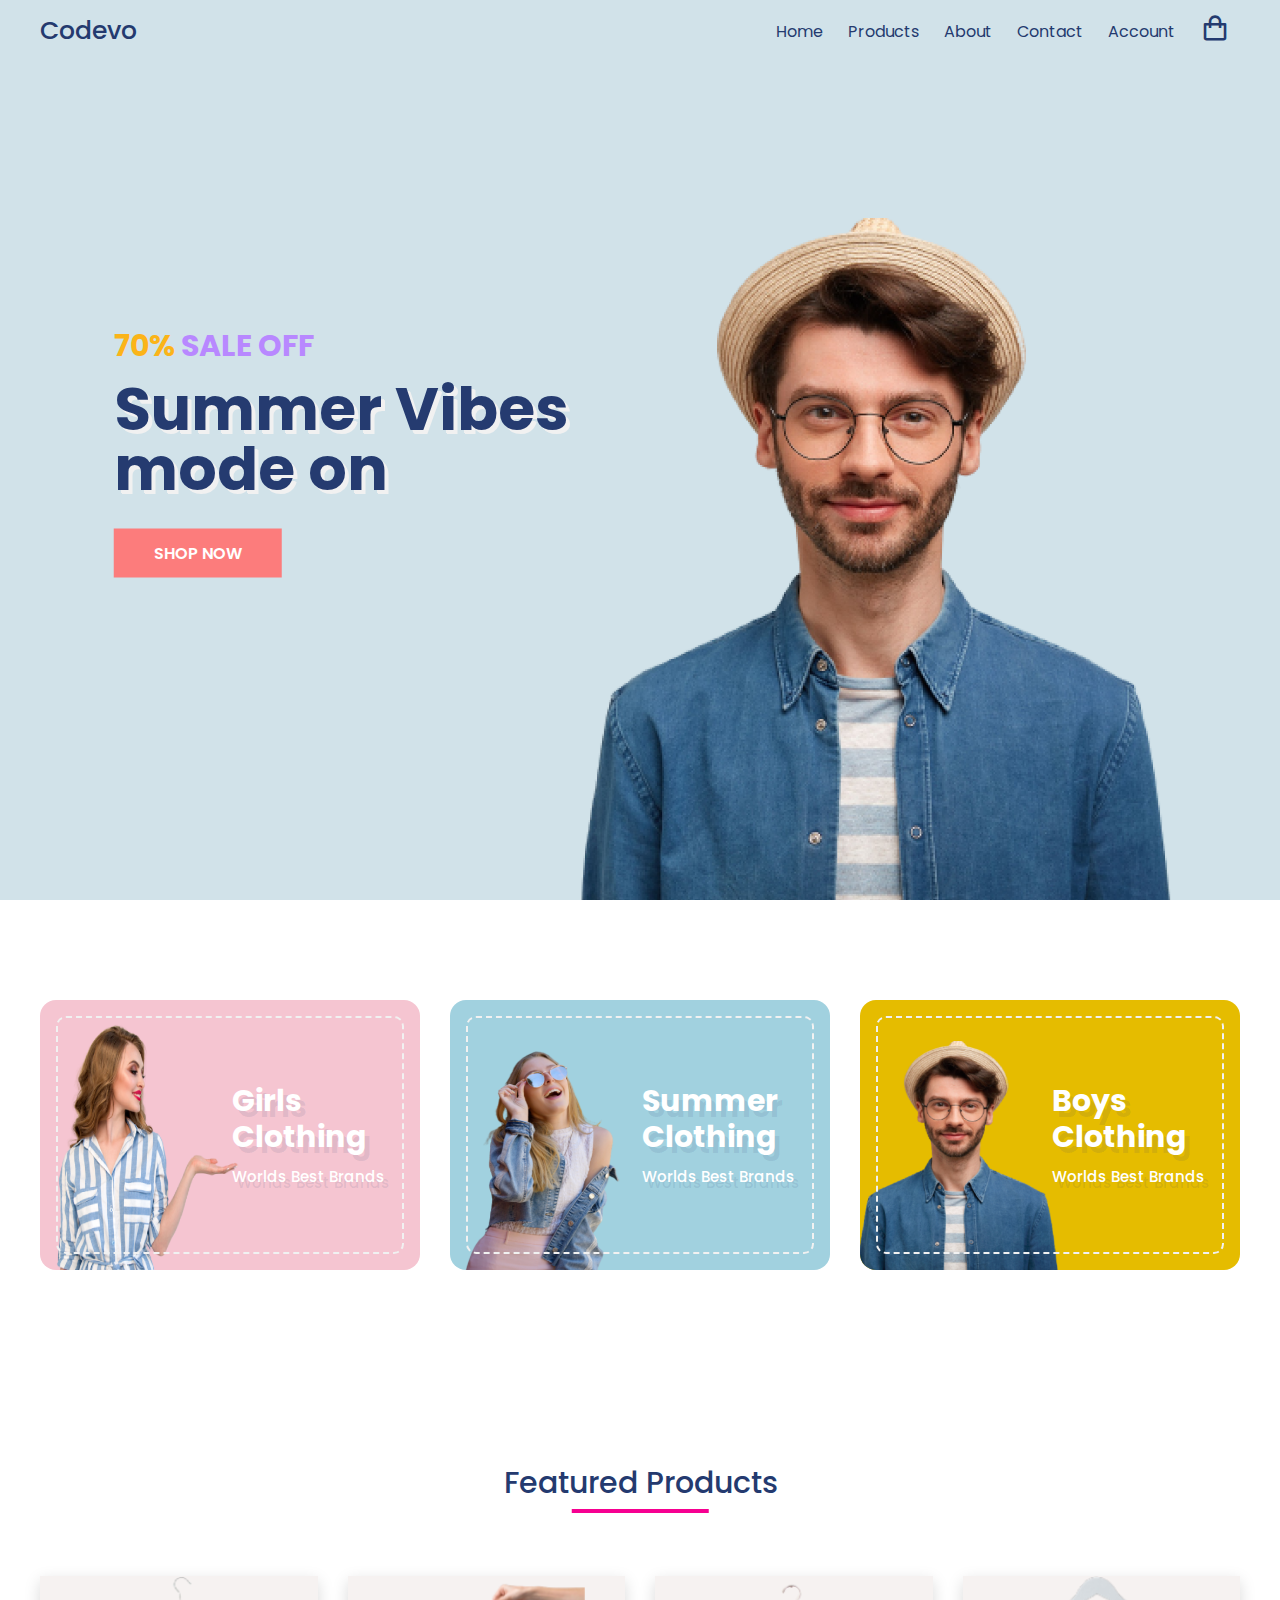
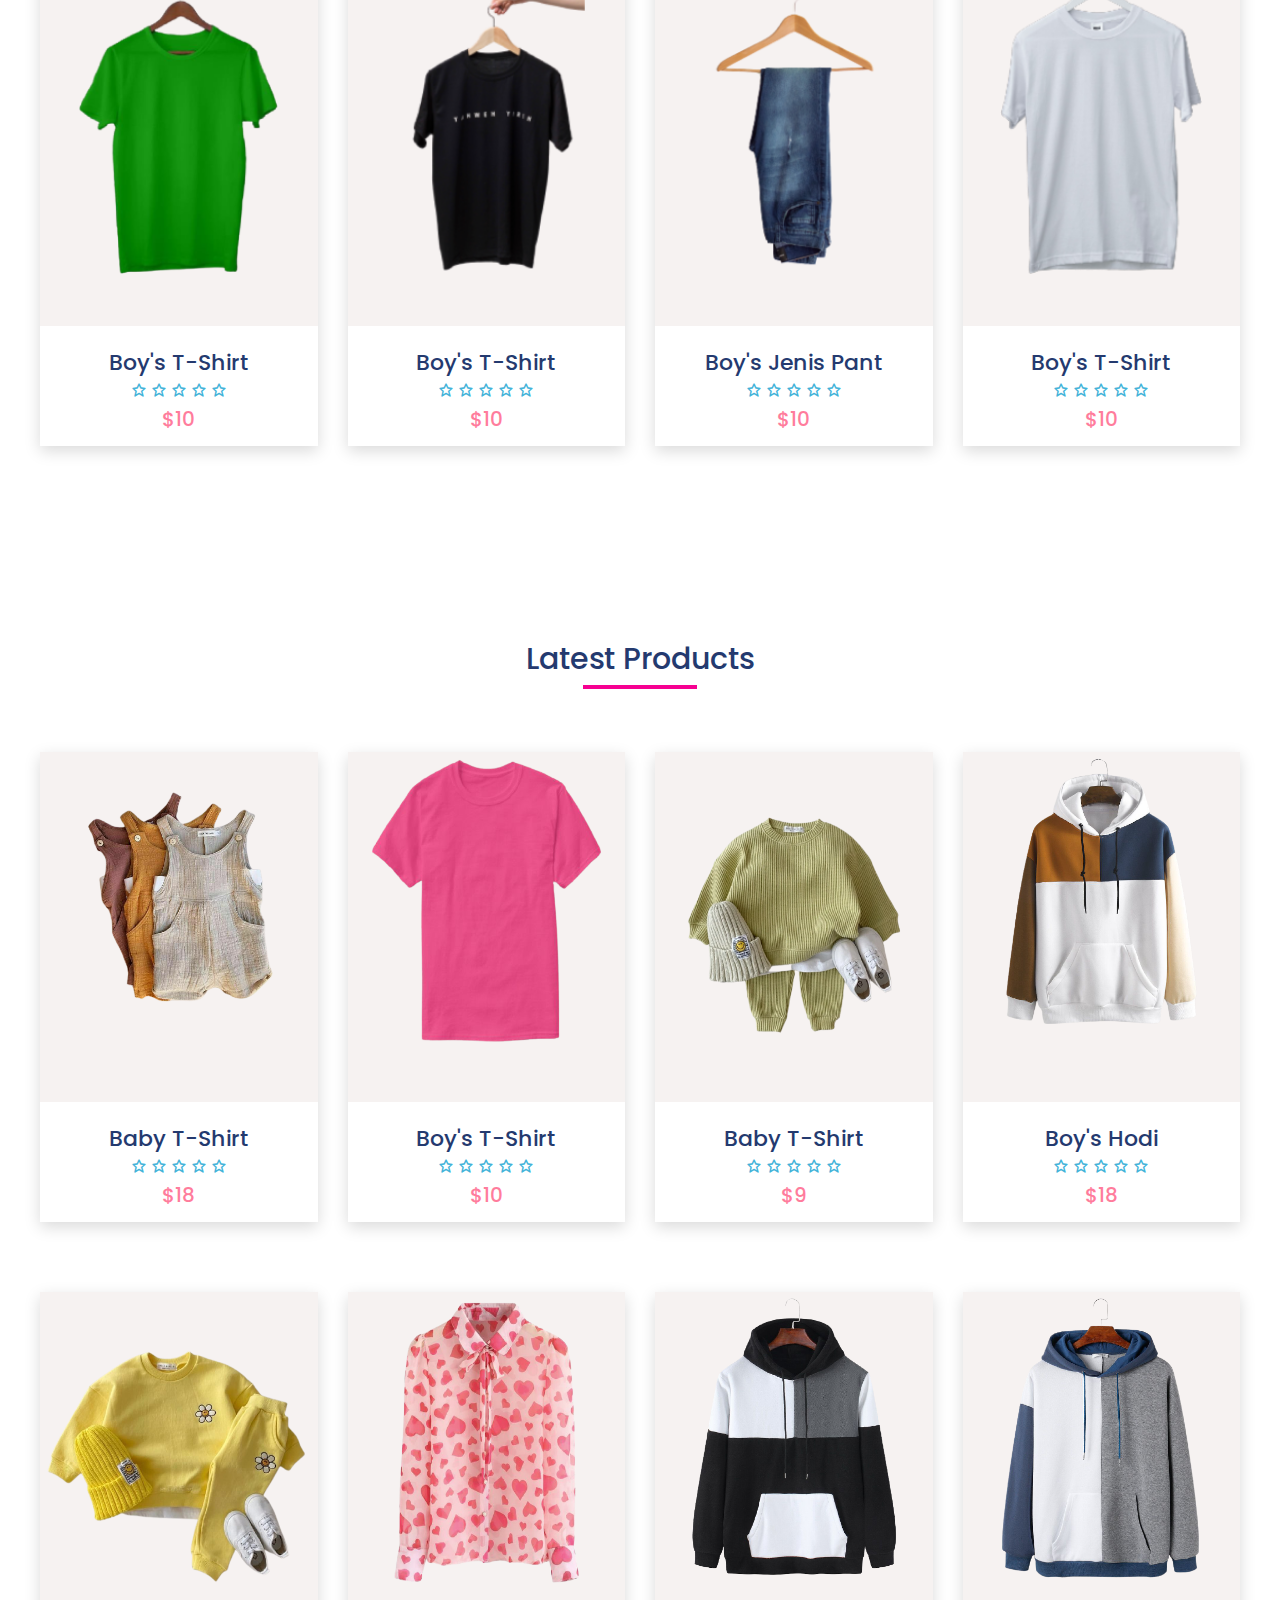
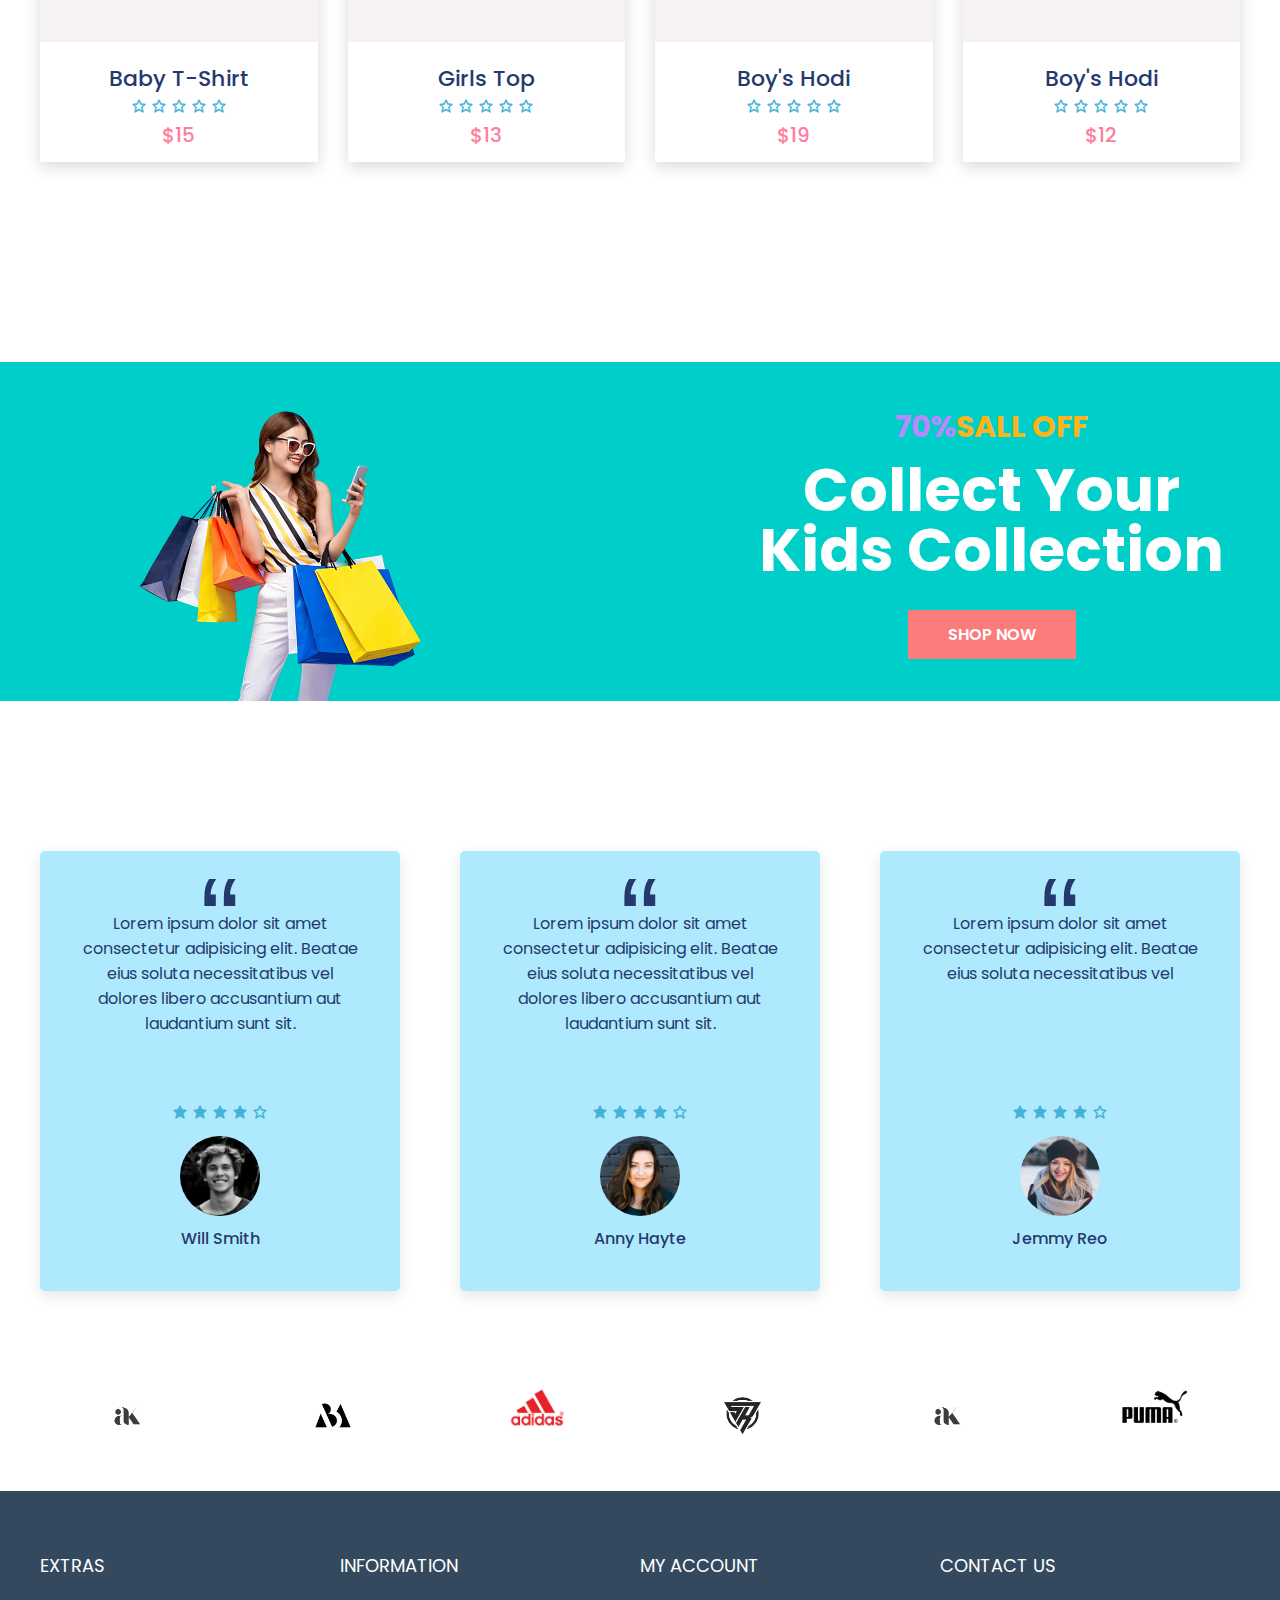
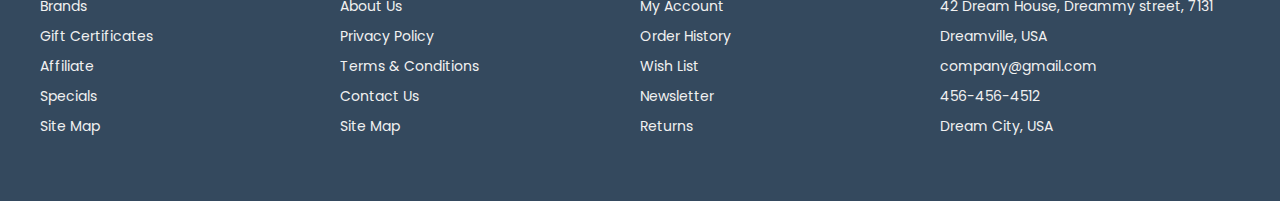
<file: index.html>
<!DOCTYPE html>
<html lang="en">
<head>
    <meta charset="UTF-8">
    <meta http-equiv="X-UA-Compatible" content="IE=edge">
    <meta name="viewport" content="width=device-width, initial-scale=1.0">
    <!-- Favicon -->
    <link rel="shortcut icon" href="img/fav.png" type="image/x-icon">
    <!-- Box icons -->
    <link rel="stylesheet" href="https://cdn.jsdelivr.net/npm/boxicons@latest/css/boxicons.min.css">

    <!-- google fonts -->

    <link href="https://fonts.googleapis.com/css2?family=Dancing+Script:wght@700&family=Fira+Sans+Condensed:wght@200&family=Poppins:wght@300;400;500;700;900&display=swap" rel="stylesheet">

    <!-- Custom Stylesheet -->
    <link rel="stylesheet" href="css/style.css">

    <title>Codevo - Ecommerce Website</title>
</head>
<body>
    <!-- Header -->
    <header id="home" class="header">
        <!-- Navigation -->
        <nav class="nav">
            <div class="navigation container">
                <div class="logo">
                    <h1>Codevo</h1>
                </div>
                <div class="menu">
                    <div class="top-nav">
                        <div class="logo">
                            <h1>Codevo</h1>
                        </div>
                        <div class="close">
                            <i class='bx bx-x'></i>
                        </div>
                    </div>
                    <ul class="nav-list">
                        <li class="nav-item">
                            <a href="#home" class="nav-link scroll-link">Home</a>
                        </li>
                        <li class="nav-item">
                            <a href="product.html" class="nav-link scroll-link">Products</a>
                        </li>
                        <li class="nav-item">
                            <a href="#about" class="nav-link scroll-link">About</a>
                        </li>
                        <li class="nav-item">
                            <a href="#contact" class="nav-link scroll-link">Contact</a>
                        </li>
                        <li class="nav-item">
                            <a href="#account" class="nav-link scroll-link">Account</a>
                        </li>
                        <li class="nav-item">
                            <a href="cart.html" class="nav-link icon"><i class="bx bx-shopping-bag"></i></a>
                        </li>
                    </ul>
                </div>
                <a href="cart.html" class="cart-icon">
                    <i class="bx bx-shopping-bag"></i>
                </a>
                <div class="hamburger">

                    <i class="bx bx-menu"></i>
                </div>
            </div>
        </nav>

        <!-- hero -->
        <img src="img/person.png" class="hero-pic" alt="hero pic">

        <div class="hero-content">
            <h2><span class="discount">70%</span> SALE OFF</h2>
            <h1>

                <span>Summer Vibes</span>
                <span>mode on</span>
            </h1>
            <a href="#" class="btn">shop now</a>
        </div>
        
    </header>
    
    <!-- Main -->
    <main>
        
        <section class="section advert">
            
            <div class="advert-middle container">
                <div class="adver-box">
                    <div class="dotted">
                        <div class="content">
                            <h2>Girls <br>
                            Clothing</h2>
                            <h4>Worlds Best Brands</h4>
                        </div>
                    </div>
                    <img src="img/g.png" alt="girls">
                </div>
                <div class="adver-box">
                    <div class="dotted">
                        <div class="content">
                            <h2>Summer <br>
                            Clothing</h2>
                            <h4>Worlds Best Brands</h4>
                        </div>
                    </div>
                    <img src="img/b.png" alt="girls">
                </div>
                <div class="adver-box">
                    <div class="dotted">
                        <div class="content">
                            <h2>Boys <br>
                            Clothing</h2>
                            <h4>Worlds Best Brands</h4>
                        </div>
                    </div>
                    <img src="img/c.png" alt="girls">
                </div>
            </div>
        </section>

        <!-- featured products -->
        <section class="section featured">
            <div class="title">
                <h1>Featured Products</h1>
            </div>


            <div class="product-center container">
                <div class="product">
                    <div class="product-header">
                        <img src="img/product1.png" alt="">
                        <ul class="icons">
                            <span><i class="bx bx-heart"></i></span>
                            <span><i class="bx bx-shopping-bag"></i></span>
                            <span><i class="bx bx-search"></i></span>
                        </ul>
                    </div>
                    <div class="product-footer">
                        <a href="#">
                            <h3>Boy's T-Shirt</h3>
                        </a>
                        <div class="rating">
                            <i class="bx bx-star"></i>
                            <i class="bx bx-star"></i>
                            <i class="bx bx-star"></i>
                            <i class="bx bx-star"></i>
                            <i class="bx bx-star"></i>
                        </div>
                        <h4 class="price">$10</h4>
                    </div>
                </div>
                <div class="product">
                    <div class="product-header">
                        <img src="img/product2.png" alt="">
                        <ul class="icons">
                            <span><i class="bx bx-heart"></i></span>
                            <span><i class="bx bx-shopping-bag"></i></span>
                            <span><i class="bx bx-search"></i></span>
                        </ul>
                    </div>
                    <div class="product-footer">
                        <a href="#">
                            <h3>Boy's T-Shirt</h3>
                        </a>
                        <div class="rating">
                            <i class="bx bx-star"></i>
                            <i class="bx bx-star"></i>
                            <i class="bx bx-star"></i>
                            <i class="bx bx-star"></i>
                            <i class="bx bx-star"></i>
                        </div>
                        <h4 class="price">$10</h4>
                    </div>
                </div>
                <div class="product">
                    <div class="product-header">
                        <img src="img/product4.png" alt="">
                        <ul class="icons">
                            <span><i class="bx bx-heart"></i></span>
                            <span><i class="bx bx-shopping-bag"></i></span>
                            <span><i class="bx bx-search"></i></span>
                        </ul>
                    </div>
                    <div class="product-footer">
                        <a href="#">
                            <h3>Boy's Jenis Pant</h3>
                        </a>
                        <div class="rating">
                            <i class="bx bx-star"></i>
                            <i class="bx bx-star"></i>
                            <i class="bx bx-star"></i>
                            <i class="bx bx-star"></i>
                            <i class="bx bx-star"></i>
                        </div>
                        <h4 class="price">$10</h4>
                    </div>
                </div>
                <div class="product">
                    <div class="product-header">
                        <img src="img/product6.png" alt="">
                        <ul class="icons">
                            <span><i class="bx bx-heart"></i></span>
                            <span><i class="bx bx-shopping-bag"></i></span>
                            <span><i class="bx bx-search"></i></span>
                        </ul>
                    </div>
                    <div class="product-footer">
                        <a href="#">
                            <h3>Boy's T-Shirt</h3>
                        </a>
                        <div class="rating">
                            <i class="bx bx-star"></i>
                            <i class="bx bx-star"></i>
                            <i class="bx bx-star"></i>
                            <i class="bx bx-star"></i>
                            <i class="bx bx-star"></i>
                        </div>
                        <h4 class="price">$10</h4>
                    </div>
                </div>
            </div>
        </section>

        <!-- latest product -->
        <section class="section featured latest-pdt">
            <div class="title">
                <h1>Latest Products</h1>
            </div>


            <div class="product-center container">
                <div class="product">
                    <div class="product-header">
                        <img src="img/no back/1.png" alt="">
                        <ul class="icons">
                            <span><i class="bx bx-heart"></i></span>
                            <span><i class="bx bx-shopping-bag"></i></span>
                            <span><i class="bx bx-search"></i></span>
                        </ul>
                    </div>
                    <div class="product-footer">
                        <a href="#">
                            <h3>Baby T-Shirt</h3>
                        </a>
                        <div class="rating">
                            <i class="bx bx-star"></i>
                            <i class="bx bx-star"></i>
                            <i class="bx bx-star"></i>
                            <i class="bx bx-star"></i>
                            <i class="bx bx-star"></i>
                        </div>
                        <h4 class="price">$18</h4>
                    </div>
                </div>
                <div class="product">
                    <div class="product-header">
                        <img src="img/no back/2.png" alt="">
                        <ul class="icons">
                            <span><i class="bx bx-heart"></i></span>
                            <span><i class="bx bx-shopping-bag"></i></span>
                            <span><i class="bx bx-search"></i></span>
                        </ul>
                    </div>
                    <div class="product-footer">
                        <a href="#">
                            <h3>Boy's T-Shirt</h3>
                        </a>
                        <div class="rating">
                            <i class="bx bx-star"></i>
                            <i class="bx bx-star"></i>
                            <i class="bx bx-star"></i>
                            <i class="bx bx-star"></i>
                            <i class="bx bx-star"></i>
                        </div>
                        <h4 class="price">$10</h4>
                    </div>
                </div>
                <div class="product">
                    <div class="product-header">
                        <img src="img/no back/3.png" alt="">
                        <ul class="icons">
                            <span><i class="bx bx-heart"></i></span>
                            <span><i class="bx bx-shopping-bag"></i></span>
                            <span><i class="bx bx-search"></i></span>
                        </ul>
                    </div>
                    <div class="product-footer">
                        <a href="#">
                            <h3>Baby T-Shirt</h3>
                        </a>
                        <div class="rating">
                            <i class="bx bx-star"></i>
                            <i class="bx bx-star"></i>
                            <i class="bx bx-star"></i>
                            <i class="bx bx-star"></i>
                            <i class="bx bx-star"></i>
                        </div>
                        <h4 class="price">$9</h4>
                    </div>
                </div>
                <div class="product">
                    <div class="product-header">
                        <img src="img/no back/4.png" alt="">
                        <ul class="icons">
                            <span><i class="bx bx-heart"></i></span>
                            <span><i class="bx bx-shopping-bag"></i></span>
                            <span><i class="bx bx-search"></i></span>
                        </ul>
                    </div>
                    <div class="product-footer">
                        <a href="#">
                            <h3>Boy's Hodi</h3>
                        </a>
                        <div class="rating">
                            <i class="bx bx-star"></i>
                            <i class="bx bx-star"></i>
                            <i class="bx bx-star"></i>
                            <i class="bx bx-star"></i>
                            <i class="bx bx-star"></i>
                        </div>
                        <h4 class="price">$18</h4>
                    </div>
                </div>
                <div class="product">
                    <div class="product-header">
                        <img src="img/no back/5.png" alt="">
                        <ul class="icons">
                            <span><i class="bx bx-heart"></i></span>
                            <span><i class="bx bx-shopping-bag"></i></span>
                            <span><i class="bx bx-search"></i></span>
                        </ul>
                    </div>
                    <div class="product-footer">
                        <a href="#">
                            <h3>Baby T-Shirt</h3>
                        </a>
                        <div class="rating">
                            <i class="bx bx-star"></i>
                            <i class="bx bx-star"></i>
                            <i class="bx bx-star"></i>
                            <i class="bx bx-star"></i>
                            <i class="bx bx-star"></i>
                        </div>
                        <h4 class="price">$15</h4>
                    </div>
                </div>
                <div class="product">
                    <div class="product-header">
                        <img src="img/no back/6.png" alt="">
                        <ul class="icons">
                            <span><i class="bx bx-heart"></i></span>
                            <span><i class="bx bx-shopping-bag"></i></span>
                            <span><i class="bx bx-search"></i></span>
                        </ul>
                    </div>
                    <div class="product-footer">
                        <a href="#">
                            <h3>Girls Top</h3>
                        </a>
                        <div class="rating">
                            <i class="bx bx-star"></i>
                            <i class="bx bx-star"></i>
                            <i class="bx bx-star"></i>
                            <i class="bx bx-star"></i>
                            <i class="bx bx-star"></i>
                        </div>
                        <h4 class="price">$13</h4>
                    </div>
                </div>
                <div class="product">
                    <div class="product-header">
                        <img src="img/no back/7.png" alt="">
                        <ul class="icons">
                            <span><i class="bx bx-heart"></i></span>
                            <span><i class="bx bx-shopping-bag"></i></span>
                            <span><i class="bx bx-search"></i></span>
                        </ul>
                    </div>
                    <div class="product-footer">
                        <a href="#">
                            <h3>Boy's Hodi</h3>
                        </a>
                        <div class="rating">
                            <i class="bx bx-star"></i>
                            <i class="bx bx-star"></i>
                            <i class="bx bx-star"></i>
                            <i class="bx bx-star"></i>
                            <i class="bx bx-star"></i>
                        </div>
                        <h4 class="price">$19</h4>
                    </div>
                </div>
                <div class="product">
                    <div class="product-header">
                        <img src="img/no back/8.png" alt="">
                        <ul class="icons">
                            <span><i class="bx bx-heart"></i></span>
                            <span><i class="bx bx-shopping-bag"></i></span>
                            <span><i class="bx bx-search"></i></span>
                        </ul>
                    </div>
                    <div class="product-footer">
                        <a href="#">
                            <h3>Boy's Hodi</h3>
                        </a>
                        <div class="rating">
                            <i class="bx bx-star"></i>
                            <i class="bx bx-star"></i>
                            <i class="bx bx-star"></i>
                            <i class="bx bx-star"></i>
                            <i class="bx bx-star"></i>
                        </div>
                        <h4 class="price">$12</h4>
                    </div>
                </div>
            </div>
        </section>

        <!-- Product Banner -->

        <section class="section">
            <div class="banner-section">
                <div class="container">
                <div class="product-banner">
                <div class="left">
                    <img src="img/saleOff2.png" alt="">
                </div>
                <div class="right">
                    <div class="content">
                        <h2><span class="discount">70%</span>SALL OFF</h2>
                        <h1>
                            <span>Collect Your</span>
                            <span>Kids Collection</span>
                        </h1>
                        <a href="#" class="btn">Shop now</a>
                    </div>
                </div>
            </div>
            </div>
            </div>
            
            
        </section>

        <!-- Testmonial -->
        <section class="section">
            <div class="testimonial-center container">
                <div class="testimonial">
                    <span>&ldquo;</span>
                    <p>Lorem ipsum dolor sit amet consectetur adipisicing elit. Beatae eius soluta necessitatibus vel dolores libero accusantium aut laudantium sunt sit.</p>
                    <div class="rating">
                        <i class="
                        bx bxs-star"></i>
                        <i class="
                        bx bxs-star"></i>
                        <i class="
                        bx bxs-star"></i>
                        <i class="
                        bx bxs-star"></i>
                        <i class="
                        bx bx-star"></i>
                    </div>
                    <div class="img-cover">
                        <img src="img/2.jpg" alt="">
                    </div>
                    <h4>Will Smith</h4>
                </div>
                <div class="testimonial">
                    <span>&ldquo;</span>
                    <p>Lorem ipsum dolor sit amet consectetur adipisicing elit. Beatae eius soluta necessitatibus vel dolores libero accusantium aut laudantium sunt sit.</p>
                    <div class="rating">
                        <i class="
                        bx bxs-star"></i>
                        <i class="
                        bx bxs-star"></i>
                        <i class="
                        bx bxs-star"></i>
                        <i class="
                        bx bxs-star"></i>
                        <i class="
                        bx bx-star"></i>
                    </div>
                    <div class="img-cover">
                        <img src="img/3.jpg" alt="">
                    </div>
                    <h4>Anny Hayte</h4>
                </div>
                <div class="testimonial">
                    <span>&ldquo;</span>
                    <p>Lorem ipsum dolor sit amet consectetur adipisicing elit. Beatae eius soluta necessitatibus vel </p>
                    <div class="rating">
                        <i class="
                        bx bxs-star"></i>
                        <i class="
                        bx bxs-star"></i>
                        <i class="
                        bx bxs-star"></i>
                        <i class="
                        bx bxs-star"></i>
                        <i class="
                        bx bx-star"></i>
                    </div>
                    <div class="img-cover">
                        <img src="img/1.jpg" alt="">
                    </div>
                    <h4>Jemmy Reo</h4>
                </div>
            </div>
        </section>

        <section class="brand-section">
            <div class="container brand-center">
                <div class="brand">
                    <img src="img/logo-1.png" alt="">
                </div>
                <div class="brand">
                    <img src="img/logo2.png" alt="">
                </div>
                <div class="brand">
                    <img src="img/logo3.png" alt="">
                </div>
                <div class="brand">
                    <img src="img/logo4.png" alt="">
                </div>
                <div class="brand">
                    <img src="img/logo-1.png" alt="">
                </div>
                <div class="brand">
                    <img src="img/puma-logo.png" alt="">
                </div>
            </div>

        </section>

    </main>

    <!-- Footer -->
  <footer id="footer" class="section footer">
    <div class="container">
      <div class="footer-container">
        <div class="footer-center">
          <h3>EXTRAS</h3>
          <a href="#">Brands</a>
          <a href="#">Gift Certificates</a>
          <a href="#">Affiliate</a>
          <a href="#">Specials</a>
          <a href="#">Site Map</a>
        </div>
        <div class="footer-center">
          <h3>INFORMATION</h3>
          <a href="#">About Us</a>
          <a href="#">Privacy Policy</a>
          <a href="#">Terms & Conditions</a>
          <a href="#">Contact Us</a>
          <a href="#">Site Map</a>
        </div>
        <div class="footer-center">
          <h3>MY ACCOUNT</h3>
          <a href="#">My Account</a>
          <a href="#">Order History</a>
          <a href="#">Wish List</a>
          <a href="#">Newsletter</a>
          <a href="#">Returns</a>
        </div>
        <div class="footer-center">
          <h3>CONTACT US</h3>
          <div>
            <span>
              <i class="fas fa-map-marker-alt"></i>
            </span>
            42 Dream House, Dreammy street, 7131 Dreamville, USA
          </div>
          <div>
            <span>
              <i class="far fa-envelope"></i>
            </span>
            company@gmail.com
          </div>
          <div>
            <span>
              <i class="fas fa-phone"></i>
            </span>
            456-456-4512
          </div>
          <div>
            <span>
              <i class="far fa-paper-plane"></i>
            </span>
            Dream City, USA
          </div>
        </div>
      </div>
    </div>
    </div>
  </footer>
  <!-- End Footer -->

    <!-- GSAP -->
    <script src="https://cdnjs.cloudflare.com/ajax/libs/gsap/3.9.1/gsap.min.js"></script>
    <!-- Custom Script -->
    <script src="js/main.js"></script>
</body>
</html>
</file>
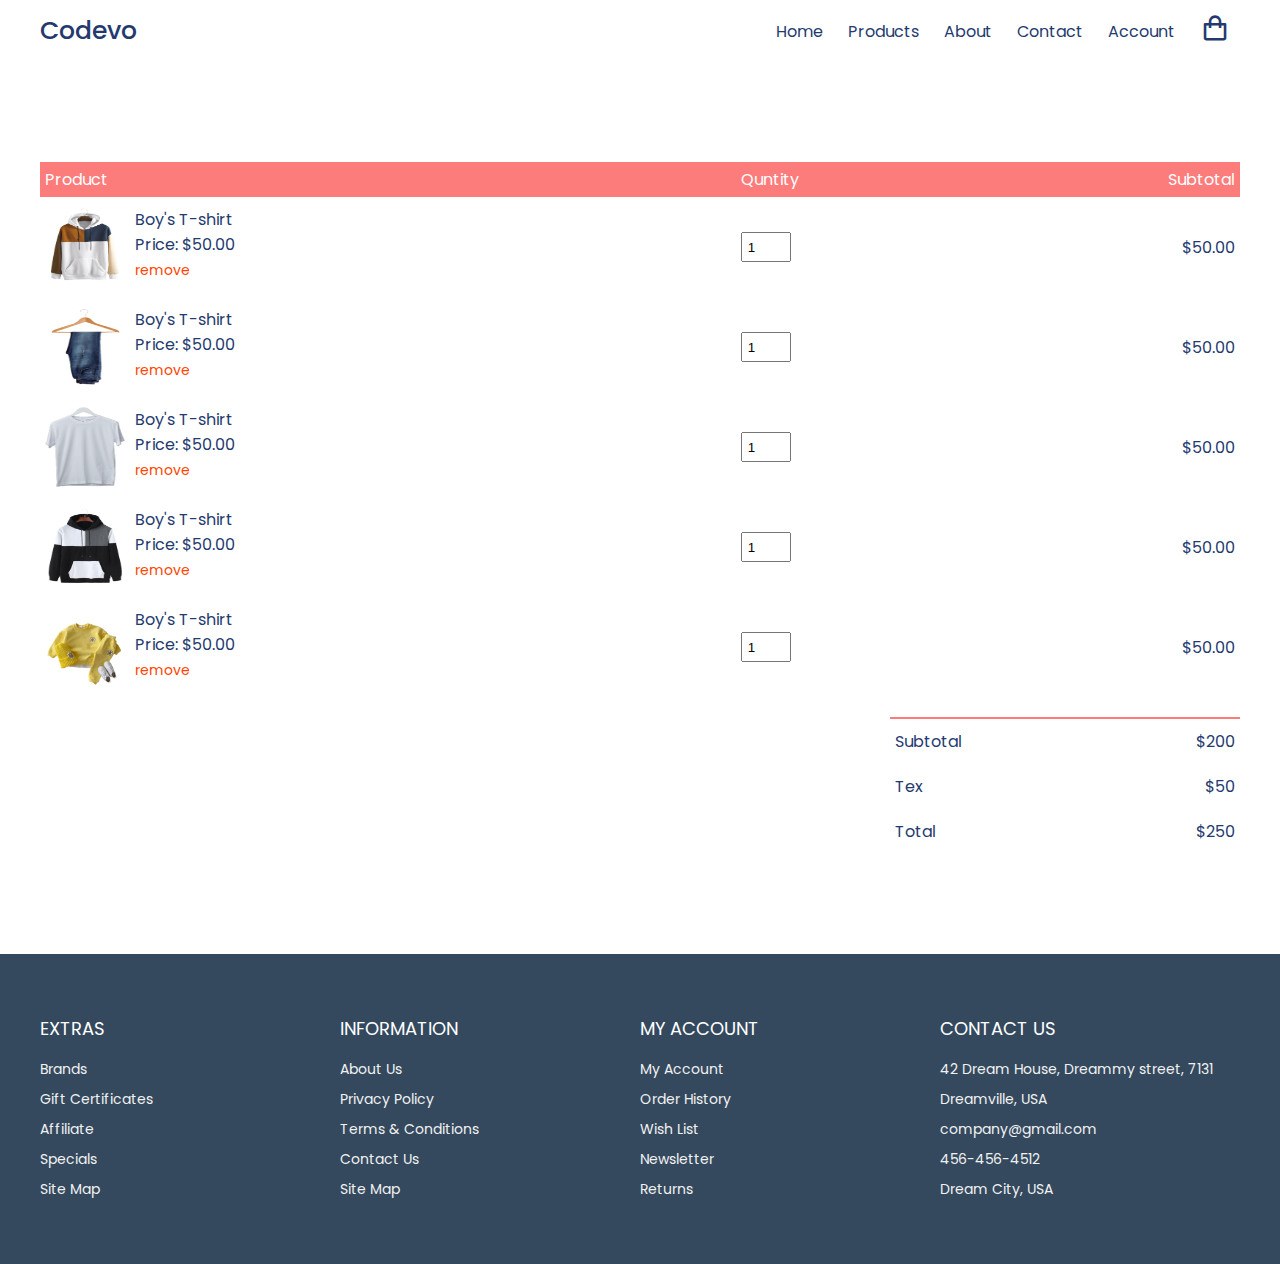
<file: cart.html>
<!DOCTYPE html>
<html lang="en">
<head>
    <meta charset="UTF-8">
    <meta http-equiv="X-UA-Compatible" content="IE=edge">
    <meta name="viewport" content="width=device-width, initial-scale=1.0">
    <!-- Favicon -->
    <link rel="shortcut icon" href="img/fav.png" type="image/x-icon">
    <!-- Box icons -->
    <link rel="stylesheet" href="https://cdn.jsdelivr.net/npm/boxicons@latest/css/boxicons.min.css">

    <!-- google fonts -->

    <link href="https://fonts.googleapis.com/css2?family=Dancing+Script:wght@700&family=Fira+Sans+Condensed:wght@200&family=Poppins:wght@300;400;500;700;900&display=swap" rel="stylesheet">

    <!-- Custom Stylesheet -->
    <link rel="stylesheet" href="css/style.css">

    <title>Your Cart</title>
</head>
<body>
    
        <!-- Navigation -->
        <nav class="nav">
            <div class="navigation container">
                <div class="logo">
                    <h1>Codevo</h1>
                </div>
                <div class="menu">
                    <div class="top-nav">
                        <div class="logo">
                            <h1>Codevo</h1>
                        </div>
                        <div class="close">
                            <i class='bx bx-x'></i>
                        </div>
                    </div>
                    <ul class="nav-list">
                        <li class="nav-item">
                            <a href="index.html" class="nav-link scroll-link">Home</a>
                        </li>
                        <li class="nav-item">
                            <a href="product.html" class="nav-link scroll-link">Products</a>
                        </li>
                        <li class="nav-item">
                            <a href="#about" class="nav-link scroll-link">About</a>
                        </li>
                        <li class="nav-item">
                            <a href="#contact" class="nav-link scroll-link">Contact</a>
                        </li>
                        <li class="nav-item">
                            <a href="#account" class="nav-link scroll-link">Account</a>
                        </li>
                        <li class="nav-item">
                            <a href="cart.html" class="nav-link icon"><i class="bx bx-shopping-bag"></i></a>
                        </li>
                    </ul>
                </div>
                <a href="cart.html" class="cart-icon">
                    <i class="bx bx-shopping-bag"></i>
                </a>
                <div class="hamburger">

                    <i class="bx bx-menu"></i>
                </div>
            </div>
        </nav>

    
    <div class="container cart">
        <table>
            <tr>
                <th>Product</th>
                <th>Quntity</th>
                <th>Subtotal</th>
            </tr>
            <tr>
                <td>
                    <div class="cart-info">
                        <img src="img/no back/4.png" alt="">
                        <div>
                            <p>Boy's T-shirt</p>
                            <span>Price: $50.00</span>
                            <br>
                            <a href="#">remove</a>
                        </div>
                    </div>
                </td>
                <td><input type="number" value="1" min="1"></td>
                <td>$50.00</td>
            </tr>
            <tr>
                <td>
                    <div class="cart-info">
                        <img src="img/product4.png" alt="">
                        <div>
                            <p>Boy's T-shirt</p>
                            <span>Price: $50.00</span>
                            <br>
                            <a href="#">remove</a>
                        </div>
                    </div>
                </td>
                <td><input type="number" value="1" min="1"></td>
                <td>$50.00</td>
            </tr>
            <tr>
                <td>
                    <div class="cart-info">
                        <img src="img/product6.png" alt="">
                        <div>
                            <p>Boy's T-shirt</p>
                            <span>Price: $50.00</span>
                            <br>
                            <a href="#">remove</a>
                        </div>
                    </div>
                </td>
                <td><input type="number" value="1" min="1"></td>
                <td>$50.00</td>
            </tr>
            <tr>
                <td>
                    <div class="cart-info">
                        <img src="img/no back/7.png" alt="">
                        <div>
                            <p>Boy's T-shirt</p>
                            <span>Price: $50.00</span>
                            <br>
                            <a href="#">remove</a>
                        </div>
                    </div>
                </td>
                <td><input type="number" value="1" min="1"></td>
                <td>$50.00</td>
            </tr>
            <tr>
                <td>
                    <div class="cart-info">
                        <img src="img/no back/5.png" alt="">
                        <div>
                            <p>Boy's T-shirt</p>
                            <span>Price: $50.00</span>
                            <br>
                            <a href="#">remove</a>
                        </div>
                    </div>
                </td>
                <td><input type="number" value="1" min="1"></td>
                <td>$50.00</td>
            </tr>
        </table>
        <div class="total-price">
            <table>
                <tr>
                    <td>Subtotal</td>
                    <td>$200</td>
                </tr>
                <tr>
                    <td>Tex</td>
                    <td>$50</td>
                </tr>
                <tr>
                    <td>Total</td>
                    <td>$250</td>
                </tr>
            </table>
        </div>
    </div>

    <!-- Footer -->
  <footer id="footer" class="section footer">
    <div class="container">
      <div class="footer-container">
        <div class="footer-center">
          <h3>EXTRAS</h3>
          <a href="#">Brands</a>
          <a href="#">Gift Certificates</a>
          <a href="#">Affiliate</a>
          <a href="#">Specials</a>
          <a href="#">Site Map</a>
        </div>
        <div class="footer-center">
          <h3>INFORMATION</h3>
          <a href="#">About Us</a>
          <a href="#">Privacy Policy</a>
          <a href="#">Terms & Conditions</a>
          <a href="#">Contact Us</a>
          <a href="#">Site Map</a>
        </div>
        <div class="footer-center">
          <h3>MY ACCOUNT</h3>
          <a href="#">My Account</a>
          <a href="#">Order History</a>
          <a href="#">Wish List</a>
          <a href="#">Newsletter</a>
          <a href="#">Returns</a>
        </div>
        <div class="footer-center">
          <h3>CONTACT US</h3>
          <div>
            <span>
              <i class="fas fa-map-marker-alt"></i>
            </span>
            42 Dream House, Dreammy street, 7131 Dreamville, USA
          </div>
          <div>
            <span>
              <i class="far fa-envelope"></i>
            </span>
            company@gmail.com
          </div>
          <div>
            <span>
              <i class="fas fa-phone"></i>
            </span>
            456-456-4512
          </div>
          <div>
            <span>
              <i class="far fa-paper-plane"></i>
            </span>
            Dream City, USA
          </div>
        </div>
      </div>
    </div>
    </div>
  </footer>
  <!-- End Footer -->

    <!-- GSAP -->
    <script src="https://cdnjs.cloudflare.com/ajax/libs/gsap/3.9.1/gsap.min.js"></script>
    <!-- Custom Script -->
    <script src="js/main.js"></script>
</body>
</html>
</file>
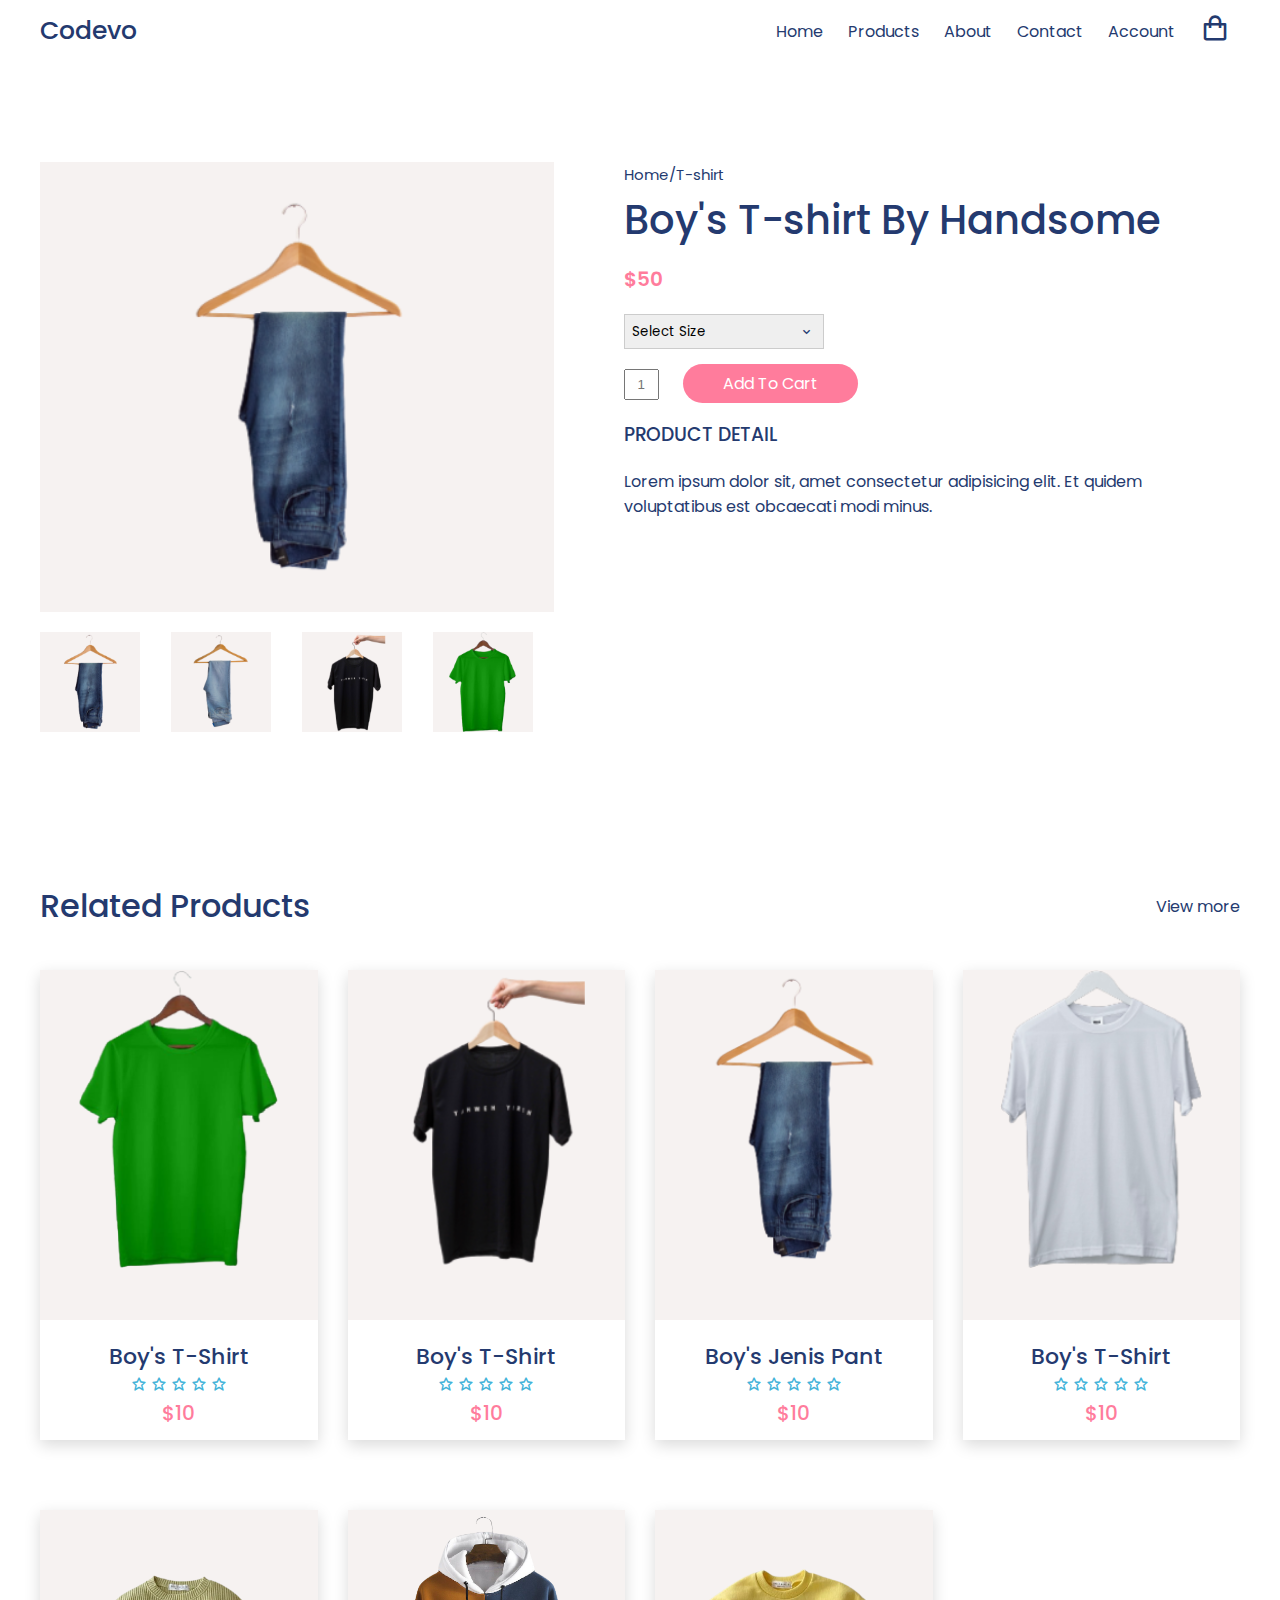
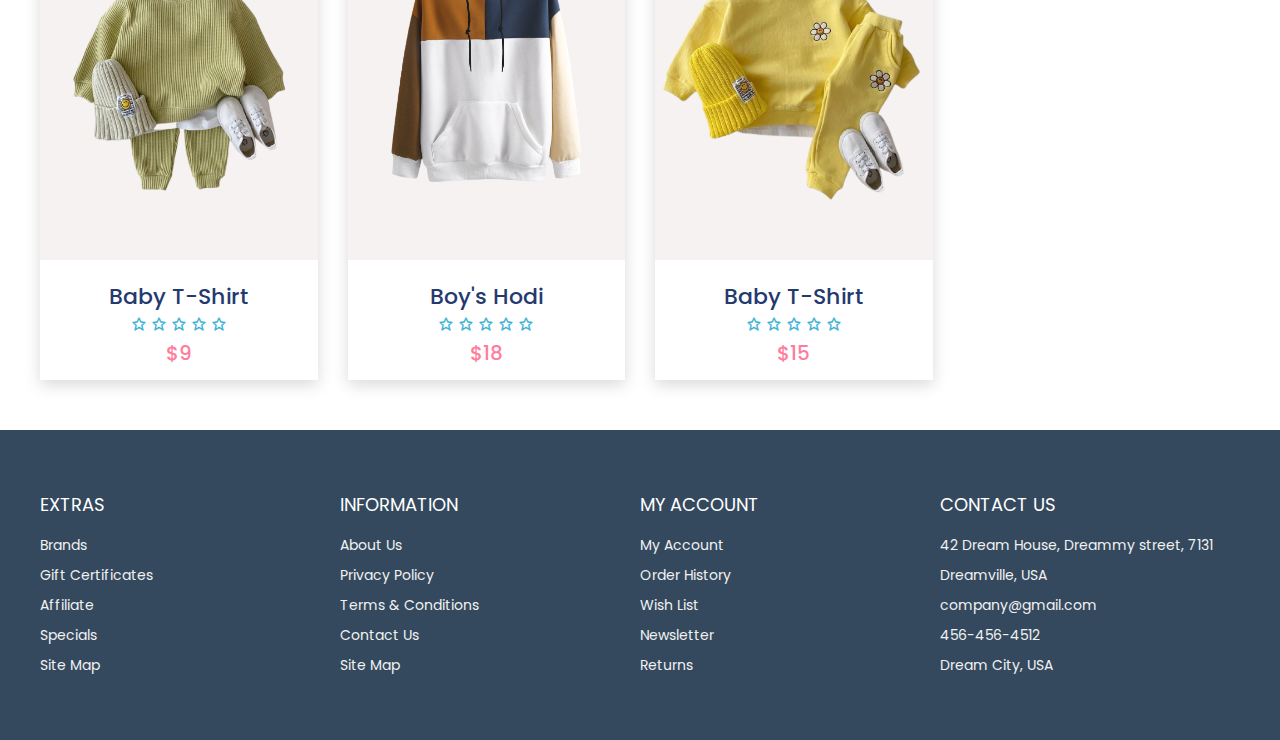
<file: product-detail.html>
<!DOCTYPE html>
<html lang="en">
<head>
    <meta charset="UTF-8">
    <meta http-equiv="X-UA-Compatible" content="IE=edge">
    <meta name="viewport" content="width=device-width, initial-scale=1.0">
    <!-- Favicon -->
    <link rel="shortcut icon" href="img/fav.png" type="image/x-icon">
    <!-- Box icons -->
    <link rel="stylesheet" href="https://cdn.jsdelivr.net/npm/boxicons@latest/css/boxicons.min.css">

    <!-- google fonts -->

    <link href="https://fonts.googleapis.com/css2?family=Dancing+Script:wght@700&family=Fira+Sans+Condensed:wght@200&family=Poppins:wght@300;400;500;700;900&display=swap" rel="stylesheet">

    <!-- Custom Stylesheet -->
    <link rel="stylesheet" href="css/style.css">
    
    <title>Boy's T-Shirt</title>
</head>
<body>
    
        <!-- Navigation -->
        <nav class="nav">
            <div class="navigation container">
                <div class="logo">
                    <h1>Codevo</h1>
                </div>
                <div class="menu">
                    <div class="top-nav">
                        <div class="logo">
                            <h1>Codevo</h1>
                        </div>
                        <div class="close">
                            <i class='bx bx-x'></i>
                        </div>
                    </div>
                    <ul class="nav-list">
                        <li class="nav-item">
                            <a href="index.html" class="nav-link scroll-link">Home</a>
                        </li>
                        <li class="nav-item">
                            <a href="product.html" class="nav-link scroll-link">Products</a>
                        </li>
                        <li class="nav-item">
                            <a href="#about" class="nav-link scroll-link">About</a>
                        </li>
                        <li class="nav-item">
                            <a href="#contact" class="nav-link scroll-link">Contact</a>
                        </li>
                        <li class="nav-item">
                            <a href="#account" class="nav-link scroll-link">Account</a>
                        </li>
                        <li class="nav-item">
                            <a href="cart.html" class="nav-link icon"><i class="bx bx-shopping-bag"></i></a>
                        </li>
                    </ul>
                </div>
                <a href="cart.html" class="cart-icon">
                    <i class="bx bx-shopping-bag"></i>
                </a>
                <div class="hamburger">

                    <i class="bx bx-menu"></i>
                </div>
            </div>
        </nav>


    
   
        
        <!-- Product Details -->
        <section class="section product-detail">
            <div class="details container">
                <div class="left">
                    <div class="main">
                        <img src="img/product4.png" alt="">
                    </div>
                    <div class="thumbnails">
                        <div class="thumbnail">
                            <img src="img/product4.png" alt="">
                        </div>
                        <div class="thumbnail">
                            <img src="img/product3.png" alt="">
                        </div>
                        <div class="thumbnail">
                            <img src="img/product2.png" alt="">
                        </div>
                        <div class="thumbnail">
                            <img src="img/product1.png" alt="">
                        </div>
                    </div>
                </div>
                
                <div class="right">
                    <span>Home/T-shirt</span>
                    <h1>Boy's T-shirt By Handsome</h1>
                    <div class="price">$50</div>
                    <form action="">
                        <div>
                            <select name="" id="">
                                <option value="Selected Size" selected disabled>
                                    Select Size
                                </option>
                                <option value="32">32</option>
                                <option value="42">42</option>
                                <option value="52">52</option>
                                <option value="62">62</option>
                            </select>
                            <span><i class="bx bx-chevron-down"></i></span>
                        </div>
                    </form>

                    <form action="" class="
                    form">
                        <input type="text" placeholder="1">
                        <a href="cart.html" class="addCart">Add To Cart</a>
                    </form>
                    <h3>Product Detail</h3>
                    <p>Lorem ipsum dolor sit, amet consectetur adipisicing elit. Et quidem voluptatibus est obcaecati modi minus.</p>
                </div>
            </div>
        </section>

        <!-- Related products -->
        <section class="section featured">
            <div class="top container">
                <h1>Related Products</h1>
                <a href="#">View more</a>
            </div>


            <div class="product-center container">
                <div class="product">
                    <div class="product-header">
                        <img src="img/product1.png" alt="">
                        <ul class="icons">
                            <span><i class="bx bx-heart"></i></span>
                            <span><i class="bx bx-shopping-bag"></i></span>
                            <span><i class="bx bx-search"></i></span>
                        </ul>
                    </div>
                    <div class="product-footer">
                        <a href="#">
                            <h3>Boy's T-Shirt</h3>
                        </a>
                        <div class="rating">
                            <i class="bx bx-star"></i>
                            <i class="bx bx-star"></i>
                            <i class="bx bx-star"></i>
                            <i class="bx bx-star"></i>
                            <i class="bx bx-star"></i>
                        </div>
                        <h4 class="price">$10</h4>
                    </div>
                </div>
                <div class="product">
                    <div class="product-header">
                        <img src="img/product2.png" alt="">
                        <ul class="icons">
                            <span><i class="bx bx-heart"></i></span>
                            <span><i class="bx bx-shopping-bag"></i></span>
                            <span><i class="bx bx-search"></i></span>
                        </ul>
                    </div>
                    <div class="product-footer">
                        <a href="#">
                            <h3>Boy's T-Shirt</h3>
                        </a>
                        <div class="rating">
                            <i class="bx bx-star"></i>
                            <i class="bx bx-star"></i>
                            <i class="bx bx-star"></i>
                            <i class="bx bx-star"></i>
                            <i class="bx bx-star"></i>
                        </div>
                        <h4 class="price">$10</h4>
                    </div>
                </div>
                <div class="product">
                    <div class="product-header">
                        <img src="img/product4.png" alt="">
                        <ul class="icons">
                            <span><i class="bx bx-heart"></i></span>
                            <span><i class="bx bx-shopping-bag"></i></span>
                            <span><i class="bx bx-search"></i></span>
                        </ul>
                    </div>
                    <div class="product-footer">
                        <a href="#">
                            <h3>Boy's Jenis Pant</h3>
                        </a>
                        <div class="rating">
                            <i class="bx bx-star"></i>
                            <i class="bx bx-star"></i>
                            <i class="bx bx-star"></i>
                            <i class="bx bx-star"></i>
                            <i class="bx bx-star"></i>
                        </div>
                        <h4 class="price">$10</h4>
                    </div>
                </div>
                <div class="product">
                    <div class="product-header">
                        <img src="img/product6.png" alt="">
                        <ul class="icons">
                            <span><i class="bx bx-heart"></i></span>
                            <span><i class="bx bx-shopping-bag"></i></span>
                            <span><i class="bx bx-search"></i></span>
                        </ul>
                    </div>
                    <div class="product-footer">
                        <a href="#">
                            <h3>Boy's T-Shirt</h3>
                        </a>
                        <div class="rating">
                            <i class="bx bx-star"></i>
                            <i class="bx bx-star"></i>
                            <i class="bx bx-star"></i>
                            <i class="bx bx-star"></i>
                            <i class="bx bx-star"></i>
                        </div>
                        <h4 class="price">$10</h4>
                    </div>
                </div>
                 <div class="product">
                    <div class="product-header">
                        <img src="img/no back/3.png" alt="">
                        <ul class="icons">
                            <span><i class="bx bx-heart"></i></span>
                            <span><i class="bx bx-shopping-bag"></i></span>
                            <span><i class="bx bx-search"></i></span>
                        </ul>
                    </div>
                    <div class="product-footer">
                        <a href="#">
                            <h3>Baby T-Shirt</h3>
                        </a>
                        <div class="rating">
                            <i class="bx bx-star"></i>
                            <i class="bx bx-star"></i>
                            <i class="bx bx-star"></i>
                            <i class="bx bx-star"></i>
                            <i class="bx bx-star"></i>
                        </div>
                        <h4 class="price">$9</h4>
                    </div>
                </div>
                <div class="product">
                    <div class="product-header">
                        <img src="img/no back/4.png" alt="">
                        <ul class="icons">
                            <span><i class="bx bx-heart"></i></span>
                            <span><i class="bx bx-shopping-bag"></i></span>
                            <span><i class="bx bx-search"></i></span>
                        </ul>
                    </div>
                    <div class="product-footer">
                        <a href="#">
                            <h3>Boy's Hodi</h3>
                        </a>
                        <div class="rating">
                            <i class="bx bx-star"></i>
                            <i class="bx bx-star"></i>
                            <i class="bx bx-star"></i>
                            <i class="bx bx-star"></i>
                            <i class="bx bx-star"></i>
                        </div>
                        <h4 class="price">$18</h4>
                    </div>
                </div>
                <div class="product">
                    <div class="product-header">
                        <img src="img/no back/5.png" alt="">
                        <ul class="icons">
                            <span><i class="bx bx-heart"></i></span>
                            <span><i class="bx bx-shopping-bag"></i></span>
                            <span><i class="bx bx-search"></i></span>
                        </ul>
                    </div>
                    <div class="product-footer">
                        <a href="#">
                            <h3>Baby T-Shirt</h3>
                        </a>
                        <div class="rating">
                            <i class="bx bx-star"></i>
                            <i class="bx bx-star"></i>
                            <i class="bx bx-star"></i>
                            <i class="bx bx-star"></i>
                            <i class="bx bx-star"></i>
                        </div>
                        <h4 class="price">$15</h4>
                    </div>
                </div>
            </div>
        </section>

  

        <!-- Product Banner -->

        

     

    

    <!-- Footer -->
  <footer id="footer" class="section footer">
    <div class="container">
      <div class="footer-container">
        <div class="footer-center">
          <h3>EXTRAS</h3>
          <a href="#">Brands</a>
          <a href="#">Gift Certificates</a>
          <a href="#">Affiliate</a>
          <a href="#">Specials</a>
          <a href="#">Site Map</a>
        </div>
        <div class="footer-center">
          <h3>INFORMATION</h3>
          <a href="#">About Us</a>
          <a href="#">Privacy Policy</a>
          <a href="#">Terms & Conditions</a>
          <a href="#">Contact Us</a>
          <a href="#">Site Map</a>
        </div>
        <div class="footer-center">
          <h3>MY ACCOUNT</h3>
          <a href="#">My Account</a>
          <a href="#">Order History</a>
          <a href="#">Wish List</a>
          <a href="#">Newsletter</a>
          <a href="#">Returns</a>
        </div>
        <div class="footer-center">
          <h3>CONTACT US</h3>
          <div>
            <span>
              <i class="fas fa-map-marker-alt"></i>
            </span>
            42 Dream House, Dreammy street, 7131 Dreamville, USA
          </div>
          <div>
            <span>
              <i class="far fa-envelope"></i>
            </span>
            company@gmail.com
          </div>
          <div>
            <span>
              <i class="fas fa-phone"></i>
            </span>
            456-456-4512
          </div>
          <div>
            <span>
              <i class="far fa-paper-plane"></i>
            </span>
            Dream City, USA
          </div>
        </div>
      </div>
    </div>
    </div>
  </footer>
  <!-- End Footer -->

    <!-- GSAP -->
    <script src="https://cdnjs.cloudflare.com/ajax/libs/gsap/3.9.1/gsap.min.js"></script>
    <!-- Custom Script -->
    <script src="js/main.js"></script>
</body>
</html>
</file>
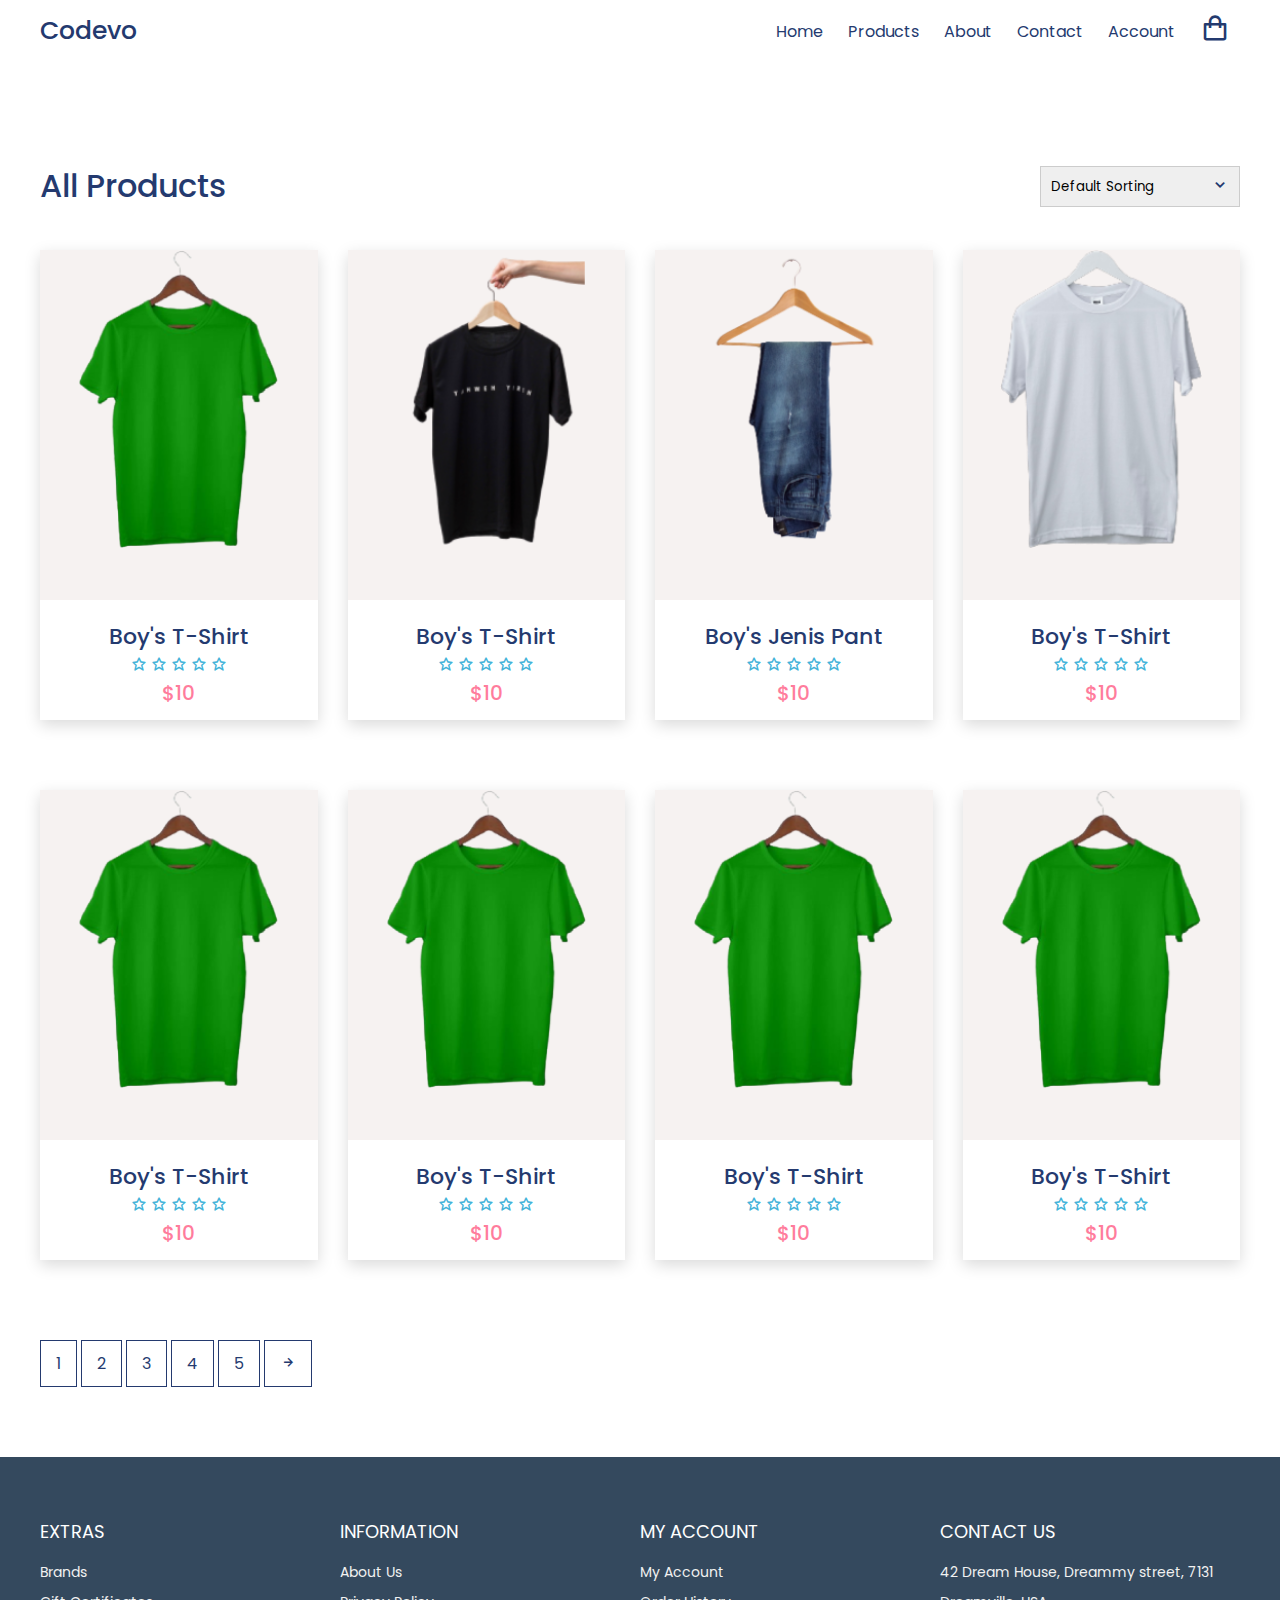
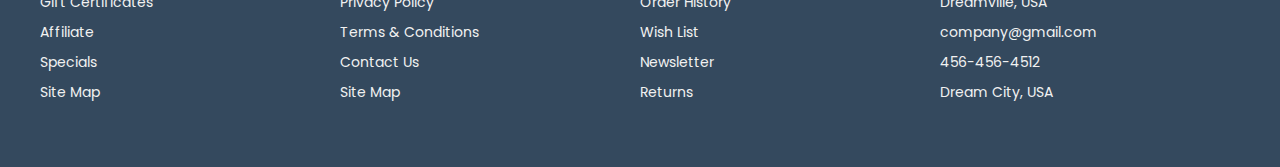
<file: product.html>
<!DOCTYPE html>
<html lang="en">
<head>
    <meta charset="UTF-8">
    <meta http-equiv="X-UA-Compatible" content="IE=edge">
    <meta name="viewport" content="width=device-width, initial-scale=1.0">
    <!-- Favicon -->
    <link rel="shortcut icon" href="img/fav.png" type="image/x-icon">
    <!-- Box icons -->
    <link rel="stylesheet" href="https://cdn.jsdelivr.net/npm/boxicons@latest/css/boxicons.min.css">

    <!-- google fonts -->

    <link href="https://fonts.googleapis.com/css2?family=Dancing+Script:wght@700&family=Fira+Sans+Condensed:wght@200&family=Poppins:wght@300;400;500;700;900&display=swap" rel="stylesheet">

    <!-- Custom Stylesheet -->
    <link rel="stylesheet" href="css/style.css">

    <title>Codevo - Ecommerce Website</title>
</head>
<body>
    
        <!-- Navigation -->
        <nav class="nav">
            <div class="navigation container">
                <div class="logo">
                    <h1>Codevo</h1>
                </div>
                <div class="menu">
                    <div class="top-nav">
                        <div class="logo">
                            <h1>Codevo</h1>
                        </div>
                        <div class="close">
                            <i class='bx bx-x'></i>
                        </div>
                    </div>
                    <ul class="nav-list">
                        <li class="nav-item">
                            <a href="index.html" class="nav-link scroll-link">Home</a>
                        </li>
                        <li class="nav-item">
                            <a href="product.html" class="nav-link scroll-link">Products</a>
                        </li>
                        <li class="nav-item">
                            <a href="#about" class="nav-link scroll-link">About</a>
                        </li>
                        <li class="nav-item">
                            <a href="#contact" class="nav-link scroll-link">Contact</a>
                        </li>
                        <li class="nav-item">
                            <a href="#account" class="nav-link scroll-link">Account</a>
                        </li>
                        <li class="nav-item">
                            <a href="cart.html" class="nav-link icon"><i class="bx bx-shopping-bag"></i></a>
                        </li>
                    </ul>
                </div>
                <a href="cart.html" class="cart-icon">
                    <i class="bx bx-shopping-bag"></i>
                </a>
                <div class="hamburger">

                    <i class="bx bx-menu"></i>
                </div>
            </div>
        </nav>

       
        
    
    
    <!--All products -->
        <section class="section all-products">
            <div class="top container">
                <h1>All Products</h1>
                <form action="">
                    <select name="" id="">
                        <option value="1">Default Sorting</option>
                        <option value="2">Sort By Price</option>
                        <option value="3">Sort By Popularity</option>
                        <option value="4">Sort By Sale</option>
                        <option value="5">Sort By Rating</option>
                    </select>
                    <span><i class="bx bx-chevron-down"></i></span>
                </form>
            </div>


            <div class="product-center container">
                <div class="product">
                    <div class="product-header">
                        <img src="img/product1.png" alt="">
                        <ul class="icons">
                            <span><i class="bx bx-heart"></i></span>
                            <span><i class="bx bx-shopping-bag"></i></span>
                            <span><i class="bx bx-search"></i></span>
                        </ul>
                    </div>
                    <div class="product-footer">
                        <a href="product-detail.html">
                            <h3>Boy's T-Shirt</h3>
                        </a>
                        <div class="rating">
                            <i class="bx bx-star"></i>
                            <i class="bx bx-star"></i>
                            <i class="bx bx-star"></i>
                            <i class="bx bx-star"></i>
                            <i class="bx bx-star"></i>
                        </div>
                        <h4 class="price">$10</h4>
                    </div>
                </div>
                <div class="product">
                    <div class="product-header">
                        <img src="img/product2.png" alt="">
                        <ul class="icons">
                            <span><i class="bx bx-heart"></i></span>
                            <span><i class="bx bx-shopping-bag"></i></span>
                            <span><i class="bx bx-search"></i></span>
                        </ul>
                    </div>
                    <div class="product-footer">
                        <a href="#">
                            <h3>Boy's T-Shirt</h3>
                        </a>
                        <div class="rating">
                            <i class="bx bx-star"></i>
                            <i class="bx bx-star"></i>
                            <i class="bx bx-star"></i>
                            <i class="bx bx-star"></i>
                            <i class="bx bx-star"></i>
                        </div>
                        <h4 class="price">$10</h4>
                    </div>
                </div>
                <div class="product">
                    <div class="product-header">
                        <img src="img/product4.png" alt="">
                        <ul class="icons">
                            <span><i class="bx bx-heart"></i></span>
                            <span><i class="bx bx-shopping-bag"></i></span>
                            <span><i class="bx bx-search"></i></span>
                        </ul>
                    </div>
                    <div class="product-footer">
                        <a href="#">
                            <h3>Boy's Jenis Pant</h3>
                        </a>
                        <div class="rating">
                            <i class="bx bx-star"></i>
                            <i class="bx bx-star"></i>
                            <i class="bx bx-star"></i>
                            <i class="bx bx-star"></i>
                            <i class="bx bx-star"></i>
                        </div>
                        <h4 class="price">$10</h4>
                    </div>
                </div>
                <div class="product">
                    <div class="product-header">
                        <img src="img/product6.png" alt="">
                        <ul class="icons">
                            <span><i class="bx bx-heart"></i></span>
                            <span><i class="bx bx-shopping-bag"></i></span>
                            <span><i class="bx bx-search"></i></span>
                        </ul>
                    </div>
                    <div class="product-footer">
                        <a href="#">
                            <h3>Boy's T-Shirt</h3>
                        </a>
                        <div class="rating">
                            <i class="bx bx-star"></i>
                            <i class="bx bx-star"></i>
                            <i class="bx bx-star"></i>
                            <i class="bx bx-star"></i>
                            <i class="bx bx-star"></i>
                        </div>
                        <h4 class="price">$10</h4>
                    </div>
                </div>
                <div class="product">
                    <div class="product-header">
                        <img src="img/product1.png" alt="">
                        <ul class="icons">
                            <span><i class="bx bx-heart"></i></span>
                            <span><i class="bx bx-shopping-bag"></i></span>
                            <span><i class="bx bx-search"></i></span>
                        </ul>
                    </div>
                    <div class="product-footer">
                        <a href="#">
                            <h3>Boy's T-Shirt</h3>
                        </a>
                        <div class="rating">
                            <i class="bx bx-star"></i>
                            <i class="bx bx-star"></i>
                            <i class="bx bx-star"></i>
                            <i class="bx bx-star"></i>
                            <i class="bx bx-star"></i>
                        </div>
                        <h4 class="price">$10</h4>
                    </div>
                </div>
                <div class="product">
                    <div class="product-header">
                        <img src="img/product1.png" alt="">
                        <ul class="icons">
                            <span><i class="bx bx-heart"></i></span>
                            <span><i class="bx bx-shopping-bag"></i></span>
                            <span><i class="bx bx-search"></i></span>
                        </ul>
                    </div>
                    <div class="product-footer">
                        <a href="#">
                            <h3>Boy's T-Shirt</h3>
                        </a>
                        <div class="rating">
                            <i class="bx bx-star"></i>
                            <i class="bx bx-star"></i>
                            <i class="bx bx-star"></i>
                            <i class="bx bx-star"></i>
                            <i class="bx bx-star"></i>
                        </div>
                        <h4 class="price">$10</h4>
                    </div>
                </div>
                <div class="product">
                    <div class="product-header">
                        <img src="img/product1.png" alt="">
                        <ul class="icons">
                            <span><i class="bx bx-heart"></i></span>
                            <span><i class="bx bx-shopping-bag"></i></span>
                            <span><i class="bx bx-search"></i></span>
                        </ul>
                    </div>
                    <div class="product-footer">
                        <a href="#">
                            <h3>Boy's T-Shirt</h3>
                        </a>
                        <div class="rating">
                            <i class="bx bx-star"></i>
                            <i class="bx bx-star"></i>
                            <i class="bx bx-star"></i>
                            <i class="bx bx-star"></i>
                            <i class="bx bx-star"></i>
                        </div>
                        <h4 class="price">$10</h4>
                    </div>
                </div>
                <div class="product">
                    <div class="product-header">
                        <img src="img/product1.png" alt="">
                        <ul class="icons">
                            <span><i class="bx bx-heart"></i></span>
                            <span><i class="bx bx-shopping-bag"></i></span>
                            <span><i class="bx bx-search"></i></span>
                        </ul>
                    </div>
                    <div class="product-footer">
                        <a href="#">
                            <h3>Boy's T-Shirt</h3>
                        </a>
                        <div class="rating">
                            <i class="bx bx-star"></i>
                            <i class="bx bx-star"></i>
                            <i class="bx bx-star"></i>
                            <i class="bx bx-star"></i>
                            <i class="bx bx-star"></i>
                        </div>
                        <h4 class="price">$10</h4>
                    </div>
                </div>
            </div>
        </section>

        <section class="pagination">
            <div class="container">
                <span>1</span>
                <span>2</span>
                <span>3</span>
                <span>4</span>
                <span>5</span>
                <span><i class="bx bx-right-arrow-alt"></i></span>
            </div>
        </section>

    <!-- Footer -->
  <footer id="footer" class="section footer">
    <div class="container">
      <div class="footer-container">
        <div class="footer-center">
          <h3>EXTRAS</h3>
          <a href="#">Brands</a>
          <a href="#">Gift Certificates</a>
          <a href="#">Affiliate</a>
          <a href="#">Specials</a>
          <a href="#">Site Map</a>
        </div>
        <div class="footer-center">
          <h3>INFORMATION</h3>
          <a href="#">About Us</a>
          <a href="#">Privacy Policy</a>
          <a href="#">Terms & Conditions</a>
          <a href="#">Contact Us</a>
          <a href="#">Site Map</a>
        </div>
        <div class="footer-center">
          <h3>MY ACCOUNT</h3>
          <a href="#">My Account</a>
          <a href="#">Order History</a>
          <a href="#">Wish List</a>
          <a href="#">Newsletter</a>
          <a href="#">Returns</a>
        </div>
        <div class="footer-center">
          <h3>CONTACT US</h3>
          <div>
            <span>
              <i class="fas fa-map-marker-alt"></i>
            </span>
            42 Dream House, Dreammy street, 7131 Dreamville, USA
          </div>
          <div>
            <span>
              <i class="far fa-envelope"></i>
            </span>
            company@gmail.com
          </div>
          <div>
            <span>
              <i class="fas fa-phone"></i>
            </span>
            456-456-4512
          </div>
          <div>
            <span>
              <i class="far fa-paper-plane"></i>
            </span>
            Dream City, USA
          </div>
        </div>
      </div>
    </div>
    </div>
  </footer>
  <!-- End Footer -->

    <!-- GSAP -->
    <script src="https://cdnjs.cloudflare.com/ajax/libs/gsap/3.9.1/gsap.min.js"></script>
    <!-- Custom Script -->
    <script src="js/main.js"></script>
</body>
</html>
</file>
<file: css/style.css>
*,*::before,*::after{
    margin: 0;
    padding: 0;
    box-sizing: inherit;
}

html{
    font-size: 62.5%;
    box-sizing: border-box;
}
:root{
    --bk-color:#d1e2e9;
    --blue:#243a6f;
    --light-blue:#b888ff;
}
body{
    font-family: 'Poppins',
    sans-serif;
    overflow-x: hidden;
    font-size: 1.6rem;
    font-weight: 400;
    background-color: #fff;
    color: var(--blue);
    position: relative;
    z-index: 1;
}
h1,h2,h3,h4{
    font-weight: 500;
}
a{
    color: inherit;
    text-decoration: none;
}
img{
    max-width: 100%;
}
li{
    list-style-type: none;
}

.btn{
    display: inline-block;
    background-color: #fc7c7c;
    padding: 1.2rem 4rem;
    color: #fff;
    font-weight: 600;
    text-transform: uppercase;
    margin-top: 3rem;
}
.container{
    max-width: 120rem;
    margin: 0 auto;
}
.container-md {
    max-width: 100rem;
    margin: 0 auto;
}
@media (max-width:1200px){
    .container{
        
        padding: 0 3rem;
    }
    .container-md{
        padding: 0 3rem;
    }
}

/* header */
.header{
    position: relative;
    overflow: hidden;
    width: 100%;
    min-height: 100vh;
    background-color: var(--bk-color);


}
.nav{
    padding: .8rem 0;
}

.nav.fix-nav{
    position: fixed;
    top: 0;
    left: 0;
    width: 100%;
    background-color: #3867d6;
    box-shadow: 0 5px 15px rgba(0, 0, 0, .3);
    z-index: 999;

}

.nav.fix-nav .nav-link,
.nav.fix-nav .logo,
.nav.fix-nav .cart-icon,
.nav.fix-nav .hamburger{
    color: #fff;
}


.navigation{
    display: flex;
    align-items: center;
    justify-content: space-between;
}
.logo h1{
    font-size: 2.5rem;
}

.top-nav{
    display: none;
}

.nav-list{
    display: flex;
    align-items: center;
}
.nav-item:not(:last-child){
    margin-right: .5rem;
}
.nav-link:link,
.nav-link:visited{
    padding: .8rem 1rem;
    transition: all 300ms ease-in-out;
}
.nav-link.icon{
    font-size: 3rem;
}
.hamburger{
    display: none;
}
.cart-icon{
    display: none;
}

@media(max-width:768px){
    .menu{
        position: fixed;
        height: 100%;
        top: 0;
        left: -100%;
        width: 80%;
        max-width: 40rem;
        background: #fff;
        transition: all .5s ease-in-out;
        z-index: 100;
    }
    .menu.show{
        left: 0;
    }
    .top-nav{
        display: flex;
        align-items: center;
        justify-content: space-between;
        background-color: #3867d6;
        padding: .5rem 1.6rem;
    }
    .top-nav .logo{
        color: #fff;
    }
    .top-nav .close{
        color: #fff;
        font-size: 3rem;
        padding: 1rem;
        cursor: pointer;
    }

    .cart-icon{
        display: block;
        font-size: 3rem;
    }
    .hamburger{
        display: block;
        font-size: 3rem;
        padding: .5rem;
        cursor: pointer;
    }
    .nav-list{
        flex-direction: column;
        align-items: start;
        padding: 1rem 1.6rem;
    }
    .nav-link:link,
    .nav-link:visited{
        display: block;
        font-size: 1.7rem;
        padding: 1rem 0;
    }
    .nav.fix-nav .nav-link{
        color: var(--blue);
    }
    .nav-link.icon{
        display: none;
    }

    body.show::before{
        content: '';
        position: absolute;
        top: 0;
        left: 0;
        width: 100%;
        height: 100%;

        background-color: rgba(0,0,0,.8);
        z-index: 4;
    }
    .nav.show{
        background-color: rgba(0,0,0,.8);
    }

}


/* Hero */

.header .hero-pic{
    position: absolute;
    bottom: -2%;
    right: 0;
    height: 70rem;
    object-fit: contain;
}
.hero-content{
    position: absolute;
    top: 50%;
    transform: translate(25%, -50%);
}
.hero-content h2{
    color: var(--light-blue);
    font-size: 3rem;
    font-weight: 700;
    margin-bottom: 1rem;
}
.hero-content .discount{
    color: #fbb419;
}
.hero-content h1 span{
    color: #253b70;
    font-size: 6rem;
    font-weight: 700;
    display: block;
    line-height: 1;
    text-shadow: 3px 3px #f1f1f1, 4px 4px #f1f1f1;
}
@media(max-width:1200px){
    .header .hero-pic{
        right: -7%;
        bottom: -20%;
    }
    .hero-content{
        transform: translate(20%,-50%);
    }
    .hero-content h2{
        font-size: 2rem;
    }
    .hero-content h1 span{
        font-size: 5rem;
    }
}
@media(max-width:996px) {
    .header{
        min-height: 70vh;
    }
    .header .hero-pic {
        height: 40rem;
        right: 1%;
        bottom: -10%;
    }

    
}

@media(max-width:768px) {
    .header{
        min-height: 80vh;
    }
    .header .hero-pic {
        right: -3%;
        bottom: -8%;
    }

    .hero-content {
        transform: translate(20%, -50%);
    }

    .hero-content h2 {
        font-size: 1.7rem;
    }

    .hero-content h1 span {
        font-size: 4rem;
    }
}

@media(max-width:600px) {
    .header{
        min-height: 100vh;
    }
    .header .hero-pic {
        right: 0;
        bottom: -13%;
    }

    .hero-content {
        transform: translate(15%, -90%);
    }

    .hero-content h2 {
        font-size: 1.8rem;
    }

    .hero-content h1 span {
        font-size: 4rem;
    }
    .header a{
        padding: 1rem 3rem;
    }
}
@media(max-width:350px) {
    .header {
        min-height: 100vh;
    }

    .header .hero-pic {
        right: 0;
        bottom: -11%;
    }

    .hero-content {
        transform: translate(15%, -90%);
    }

    .hero-content h2 {
        font-size: 1.6rem;
    }

    .hero-content h1 span {
        font-size: 3rem;
    }

    .header a {
        padding: 1rem 3rem;
        font-size: 1.4rem;
    }
}

/* Advert */
.section{
    padding: 10rem 0 5rem 0;
}
.advert-middle{
    display: grid;
    grid-template-columns: repeat(auto-fit,minmax(30rem,1fr));
    gap: 3rem;
}
.adver-box{
    position: relative;
    color: #fff;
    height: 27rem;
    border-radius: 1.6rem;
    padding: 1.6rem;
    overflow: hidden;
    z-index: 1;
}
.adver-box img{
    position: absolute;
    bottom: 0;
    left: -3%;
    height: 92%;
    width: 21rem;
    z-index: -1;
}
.adver-box:nth-child(1){
    background-color: #f5c5d1;
}
.adver-box:nth-child(2){
    background-color: #a1d1df;
}
.adver-box:nth-child(3){
    background-color: #e5bc00;
}
.adver-box .dotted{
    position: relative;
    height: 100%;
    border: 2px dashed #f1f1f1;
    border-radius: 1rem;
}

.adver-box .content{
    position: absolute;
    top: 50%;
    right: 5%;
    transform: translate(0,-50%);
}
.adver-box .content h2,
.adver-box .content h4{
    text-shadow: 5px 6px 0px rgba(37,59,112,.1);
}
.adver-box .content h2{
    line-height: 1.2;
    font-size: 3rem;
    font-weight: 700;
    margin-bottom: 1rem;
}
.adver-box .content h4{
    font-size: 1.5rem;
    text-transform: capitalize;
}

/* featured */
.title{
    margin: 4rem 0 7rem 0;
    text-align: center;
}
.title h1{
    font-size: 3rem;
    display: inline-block;
    position: relative;
    z-index: 0;
}

.title h1::after{
    content: '';
    position: absolute;
    left: 50%;
    bottom: -20%;
    transform: translate(-50% ,-50%);
    background-color: #f60091;
    width: 50%;
    height: .4rem;
    z-index: 1;
}

@media(max-width:1016px){
    .adver-box .content{
        right:8%
    }
}
@media(max-width:850px) {
    .adver-box .content {
        right: 2%
    }
}
@media(max-width:687px) {
    .advert-middle{
        display: grid;
        grid-template-columns: repeat(auto-fit,minmax(27rem,1fr));
        gap: 1.5rem;
    }
}
@media(max-width:613px){
    .adver-box .content {
        right: 8%;
        
    }
    .adver-box img{
        left: 0;
    }
}
@media(max-width:420px) {
    .adver-box .content {
        right: 2%;

    }

    .adver-box img {
        left: -4%;
    }
   
    .adver-box .content h2{
        font-size: 2.5rem;
    }
    .adver-box .content h4{
        font-size: 1.3rem;
    }
    
}
/* product-center */

.product-center{
    display: grid;
    grid-template-columns: repeat(auto-fit,minmax(25rem,1fr));
    gap: 7rem 3rem;
}

.product-header img{
    /* max-height: 290px; */
    height: 85%;
}
.product{
    height: 47rem;
    background-color: #fff;
    box-shadow: 0 0.5rem 1.5rem rgba(0,0,0,.15);
    text-align: center;
    transition: all 300ms ease-in-out;
}
.product:hover{
    box-shadow: 0 0.5rem 1.5rem rgba(0, 0, 0, .25);
}
.product-header{
    position: relative;
    background-color: #f6f2f1;
    height: 35rem;
    transition: all 300ms ease-in-out;
    z-index: 0;
}
.product-footer{
    padding: 2rem 1.6rem 1.6rem 1.6rem;
}
.product-footer h3{
    font-size: 2.2rem;
}
.rating{
    color: #43b3d9;
}
.product-footer .price{
    color: #ff7c9c;
    font-size: 2rem;
}
.product:hover .product-header::after{
    content: '';
    position: absolute;
    width: 100%;
    height: 100%;
    left: 0;
    top: 0;
    border-radius: 1rem 1rem 0 0;
    background-color: rgba(0, 0, 0, .5);
    z-index: 1;
    transition: all 500ms ease-in-out;
}
.product-header .icons{
    position: absolute;
    top: 50%;
    right: 5%;
    transform: translate(0,-50%) scale(0);
    z-index: 2;
    opacity: 0;
    transition: all 500ms ease-in-out;
}
.product-header .icons span{
    background-color: #fff;
    font-size: 2.2rem;
    display: block;
    border-radius: 50%;
    padding: 1.3rem 1.3rem;
    cursor: pointer;
    transition: all 300ms ease-in-out;
    line-height: 1.8rem;
}
.product-header .icons span i{
    transition: all 500ms ease-in-out;
}
.product-header .icons span:not(:last-child){
    margin-bottom: 1rem;
}
.product-header .icons span:hover{
    background-color: #ff7c9c;
    color: #fff;
}

.product:hover .icons{
    opacity: 1;
    transform: translate(0,-50%) scale(1);
}

.product:hover .icons a{
    display: block;
    margin-bottom: 1rem;
}

@media(max-width:591px){
    .product-center {
        display: grid;
        grid-template-columns: repeat(auto-fit, minmax(23rem, 1fr));
        gap: 4rem 2rem;

    }
}
.latest-pdt{
    padding-bottom: 10rem;
}

/* product Banner */
.banner-section{
     /* background-color: #243a6f; */
     background-color: #00cec9;
     
    
}
/* .product-banner{
    display: grid;
    grid-template-columns: 1fr 1fr;
    
    height: 50rem;
    grid-column-gap: 2rem;
    align-items: center;
} */
.product-banner{
    display: flex;
    justify-content: space-between;
    align-items: center;
}
.product-banner .left{
    display: flex;
    align-items: flex-end;
}

.product-banner .left img{
    object-fit: cover;
    height: 100%;
    width: 100%;
}
.product-banner .right{
    align-items: center;
    text-align: center;
    padding: 1.6rem;
}
.product-banner .content h2{
    color: #fbb419;
    font-size: 3rem;
    font-weight: 700;
    margin-bottom: 1rem;
}
.product-banner .content .discount{
    color: #b888ff;
}
.product-banner .content h1 span{
    color: #fff;
    font-size: 6rem;
    font-weight: 700;
    display: block;
    line-height: 1;
}

@media(max-width:996px){
    .product-banner .content h1 span{

        font-size: 4rem;
    }
}
@media(max-width:800px) {
  
    .product-banner {
       
        display: flex;
        flex-direction: column;
        

    }
    .product-banner .left {
         
        order: 1;

    }
    .product-banner .right{
        padding-top: 3rem;
    }
   
}
@media(max-width:562px){
   
    .product-banner .content h1 span {

        font-size: 3rem;
    }
    .product-banner .content h2{
        font-size: 2rem;
    }
  
}
@media(max-width:450px){
   
    .product-banner .content h1 span {

        font-size: 2.8rem;
    }

    .product-banner .content h2 {
        font-size: 1.8rem;
    }

}


/* testmonial section */
.testimonial-center{
    display: grid;
    grid-template-columns: repeat(auto-fit,minmax(25rem,1fr));
    gap: 6rem;
}
.testimonial{
    position: relative;
    padding: 4rem;
    background-color: #4bcefa71;
    box-shadow: 0 .5rem 1.5rem rgba(0,0,0,.1);
    transition: all .3s ease-in-out;
    text-align: center;
    border-radius: .5rem;
}
.testimonial:hover{
    box-shadow: 0 .5rem 1.5rem rgba(0, 0, 0, .4);
    transform: translateY(-1rem);
}

.testimonial span{
    position: absolute;
    top: 2%;
    left: 50%;
    font-size: 12rem;
    transform: translate(
        -50%,0
    );

    line-height: 1;
    font-family: 
    sans-serif
    ;
}

.testimonial p{
    height: 18rem;
    margin: 2rem 0 1rem 0;
}
.testimonial .img-cover{
    border-radius: 50%;
    width:8rem;
    height: 8rem;

    overflow: hidden;
    margin: 0 auto;
}
.testimonial .rating{
    margin-bottom: 1rem;
}
.testimonial .img-cover img{
    height: 100%;
    object-fit: cover;
}
.testimonial h4{
    margin-top: 1rem;
}

/* Brands */
.brand-section{
    padding: 4rem 0;
}
.brand-center{
    display: grid;
    grid-template-columns: repeat(6,1fr);
    gap: 3rem;
}
.brand{

    height: 7rem;
    width: 7rem;
    margin: 0 auto;

}
.brand img{
    object-fit: cover;

}
@media(max-width:1024px){
    .testimonial-center{
        gap: 3rem;
    }
}
@media(max-width:768px){
    .brand-center{
        grid-template-columns: repeat(3,1fr);
        gap: 2rem;
    }
    
    
}
@media(max-width:305px) {
    .brand-center {
        
        gap: 1rem;
    }
    .brand {

        height: 5rem;
        width: 5rem;
        margin: 0 auto;

    }
}

/* 
footer */

.footer{
    background-color: #34495e;
    padding: 6rem 1rem;
    line-height: 3rem;
}
.footer-center{
    margin-right: 1rem;
}
.footer-container{
    display: grid;
    grid-template-columns: repeat(4,1fr);
    color: #fff;
}

.footer-center a:link,
.footer-center a:visited{
    display: block;
    color: #f1f1f1;
    font-size: 1.4rem;
    transition: .6s;
}

.footer-center a:hover{
    color: #f60091;
}
.footer-center div{
    color: #f1f1f1;
    font-size: 1.4rem;
}
.footer-center h3{
    font-size: 1.8rem;
    font-weight: 400;
    margin-bottom: 1rem;

}

@media(max-width:996px){
    .footer-container{
        grid-template-columns: repeat(2,1fr);
        row-gap: 2rem;
    }
}
@media(max-width:620px) {
    .footer-container {
        grid-template-columns: 1fr;
        
    }
}


/* All Proucts  */
.section .top{
    display: flex;
    align-items: center;
    justify-content: space-between;
    margin-bottom: 4rem;
}

.all-products .top select{
    font-family: 'Poppins',sans-serif;
    width: 20rem;
    padding: 1rem;
    border: 1px solid #ccc;
    appearance: none;
    outline: none;
}

form{
    position: relative;
    z-index: 1;
}

form span{
    position: absolute;
    top: 50%;
    right: 1rem;
    transform: translateY(-50%);
    font-size: 2rem;
    z-index: 0;
}
/* 
Pagination */

.pagination{
    padding: 3rem 0 5rem 0;
}

.pagination span{
    display: inline-block;
    padding: 1rem 1.5rem;
    border: 1px solid #243a6f;
    margin-bottom:2rem ;
    cursor: pointer;
    transition: all 300ms ease-in-out;
}
.pagination span:hover{
    border: 1px solid #243a6f;
    background-color: #243a6f;
    color: #fff;
}

/* Product details */
.product-detail .details{
    display: grid;
    grid-template-columns: 1fr 1.2fr;
    gap: 7rem;
}
.product-detail  .details .left{
    display: flex;
    flex-direction: column;
}
.product-detail .details .left .main{
    text-align: center;
    background-color: #f6f2f1;
    margin-bottom: 2rem;
    height: 45rem;
    padding: 3rem;
}
.product-detail  .details .left .main img{
    object-fit: contain;
    height: 100%;
}
.product-detail  .details .thumbnails{
    display: grid;
    grid-template-columns: repeat(4,1fr);
    gap: 1rem;
}
.product-detail .thumbnail img{
    
    height: 100%;
    object-fit: contain;
}
.product-detail .thumbnail{
    width: 10rem;
    height: 10rem;
    background-color: #f6f2f1;
    text-align: center;
}

.product-detail .right span{
    display: inline-block;
    font-size: 1.5rem;
    margin-bottom: 1rem;
}
.product-detail .right h1{
    font-size: 4rem;
    line-height: 1.2;
    margin-bottom: 2rem;
}

.product-detail .right .price{
    font-size: 2rem;
    font-weight: 600;
    color: #ff7c9c;
    margin-bottom: 2rem;
}
.product-detail .right div{
    display: inline-block;
    position: relative;
    z-index: 1;
}
.product-detail .right select{
    font-family: 'Poppins',sans-serif;
    width: 20rem;
    padding: .7rem;
    border: 1px solid #ccc;
    appearance: none;
    outline: none;
}
.product-detail form{
    margin-bottom: 2rem;
}
.product-detail form span{
    position: absolute;
    top: 50%;
    right: 1rem;
    transform: translateY(-50%);
    font-size: 2rem;
    z-index: 0;
}

.product-detail .form input{
    padding: .6rem .8rem;
    text-align: center;
    width: 3.5rem;
    margin-right: 2rem;
}

.product-detail .form .addCart{
    background-color: #ff7c9c;
    padding: .8rem 4rem;
    color: #fff;
    border-radius: 3rem;
}

.product-detail h3{
    text-transform: uppercase;
    margin-bottom: 2rem;
}

@media(max-width:996px){
    .product-detail .left{
        width: 30rem;
        height: 45rem;
    }
    .product-detail .details{
        gap: 3rem;
    }
    .product-detail .thumbnails{
        width: 30rem;
        gap: .5rem;
    }
    .product-detail .thumbnail{
        width: auto;
        height: 10rem;
        background-color: #f6f2f1;
        text-align: center;
        padding: .5rem;
    }
}

@media(max-width:650px){
    .product-detail .details{
        grid-template-columns: 1fr;
        row-gap: 3rem;
    }
    .product-detail .right{
        margin-top: 10rem;
    }
    .product-detail .left{
        width: 100%;
        height: 45rem;
    }
    .product-detail .thumbnails{
        width: 100%;
    }
    .product-detail .right h1{
        font-size: 3.5rem;
    }
}
@media(max-width:320px){
    html{
        font-size: 50%;
    }
}

/* Cart Item */
.cart{
    margin: 10rem auto;
}
table{
    width: 100%;
    border-collapse:collapse ;
}
.cart-info{
    display: flex;
    flex-wrap: wrap;
}
th{
    text-align: left;
    padding: .5rem;
    color: #fff;
    background-color: #fc7c7c;
    font-weight: normal;
}
td{
    padding: 1rem .5rem;
}
td input{
    width: 5rem;
    height: 3rem;
    padding: .5rem;
}
td a{
    color: orangered;
    font-size: 1.4rem;
}
td img{
    width: 8rem;
    height: 8rem;
    margin-right: 1rem;
}

.total-price{
    display: flex;
    justify-content: flex-end;
    flex-direction: column;
    align-items: end;
    margin-top: 2rem;
}
.total-price table{
    border-top: 2px solid #fc7c7c;
    width: 100%;
    max-width: 35rem;
}
td:last-child{
    text-align: right;
}
th:last-child{
    text-align: right;
}

@media(max-width:567px){
    .cart-info p{
        display: none;
    }
}
</file>
